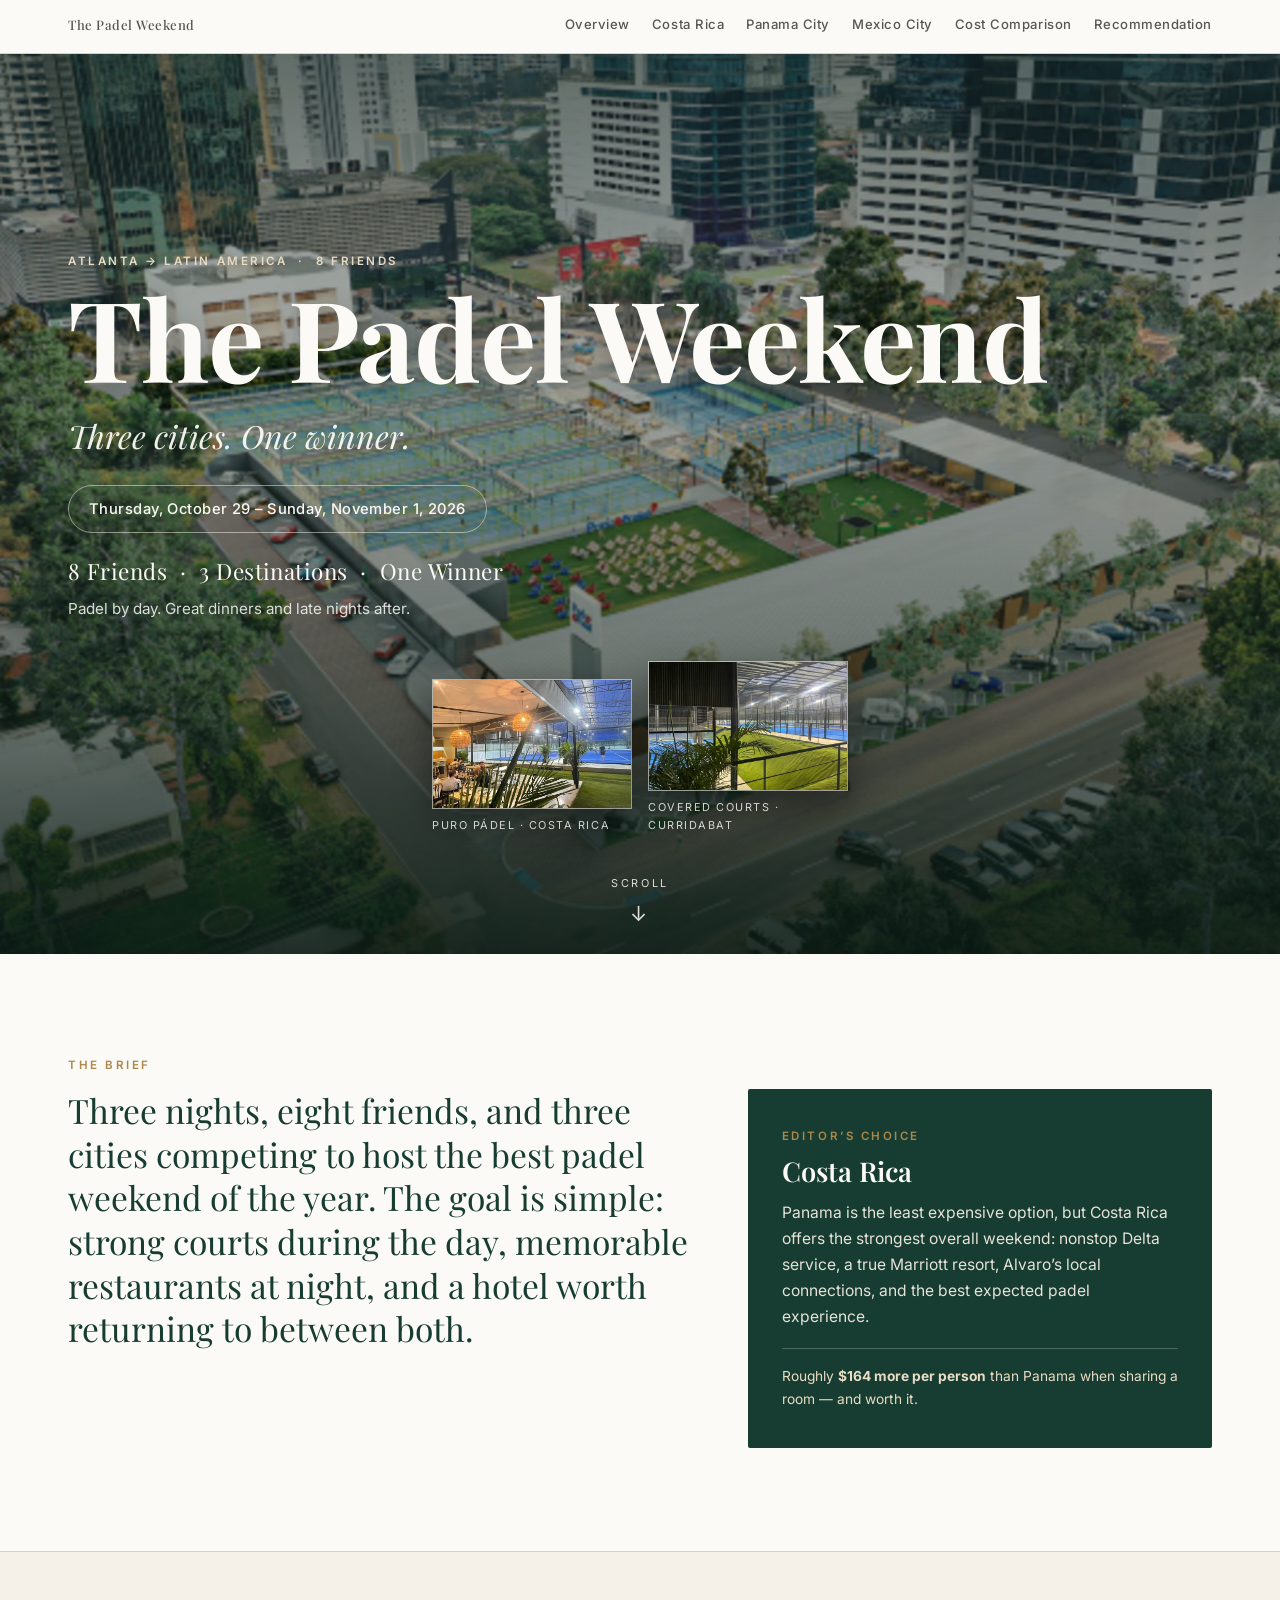
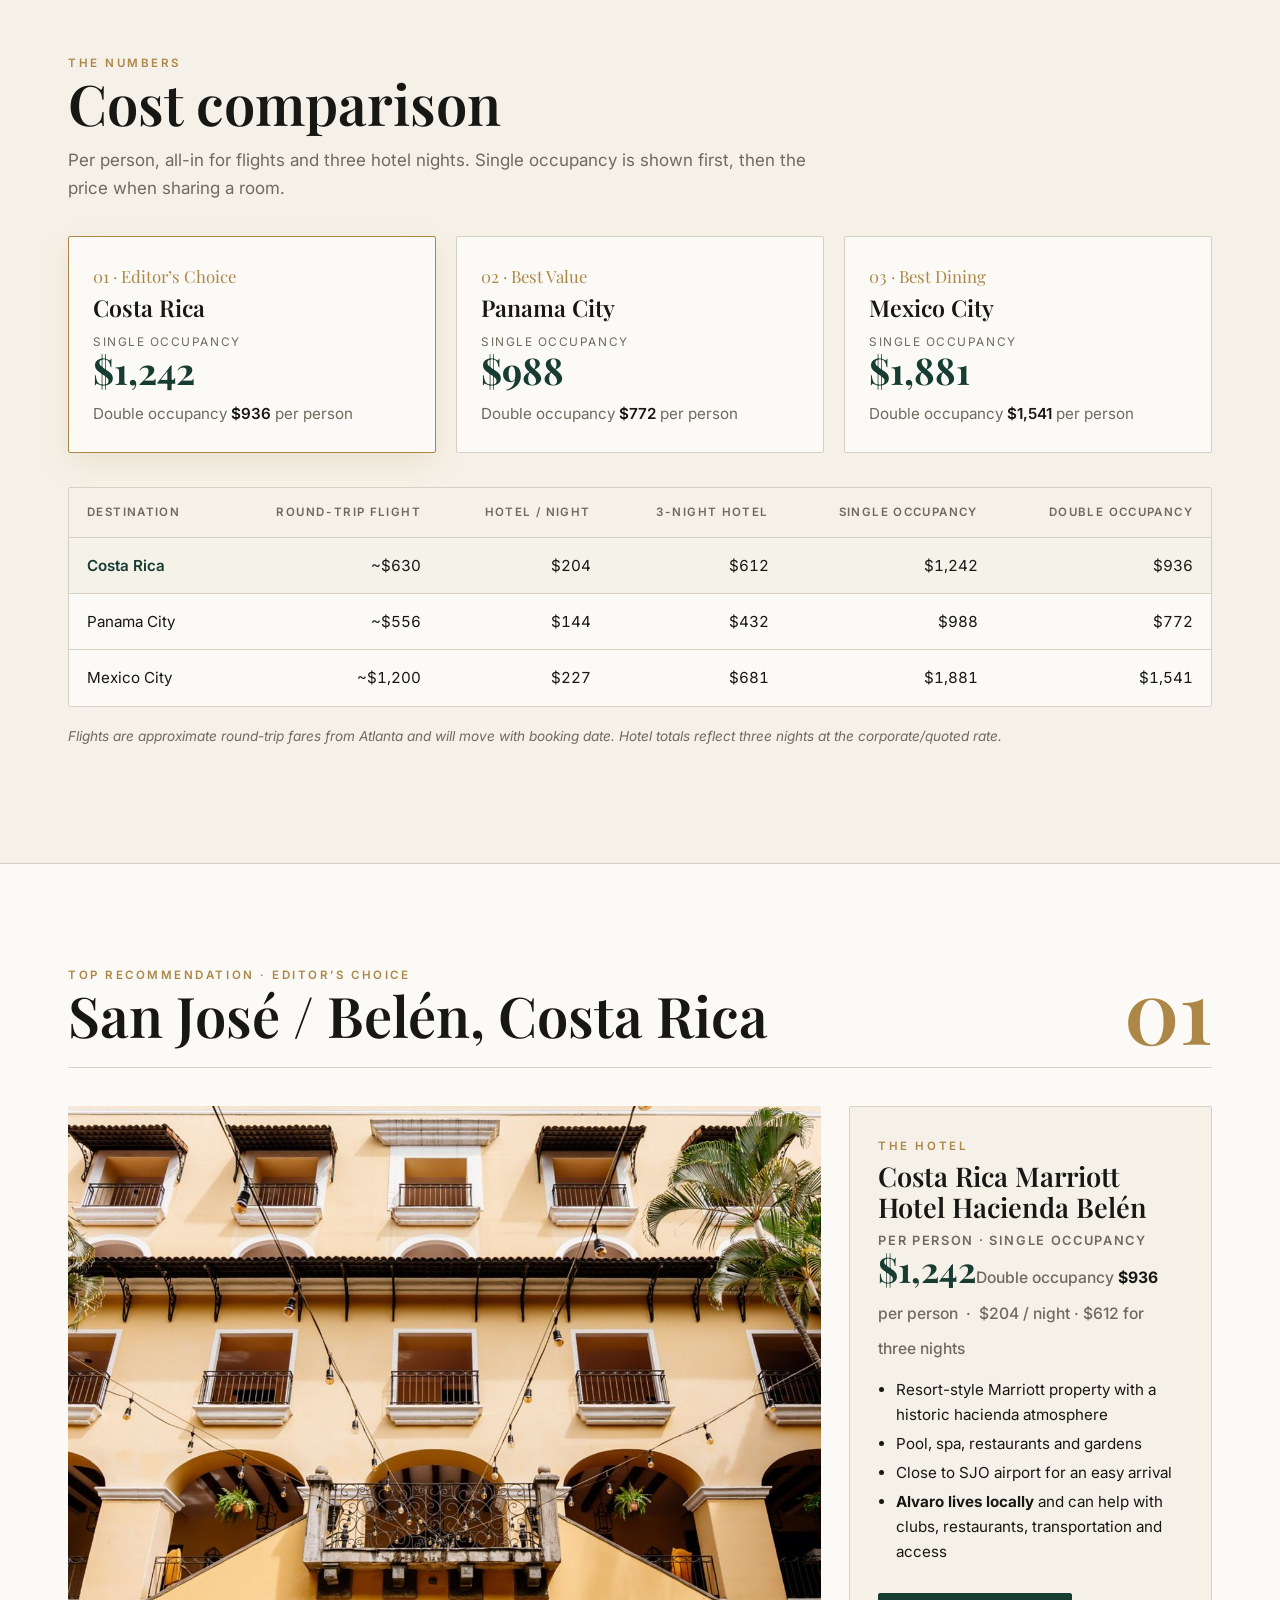
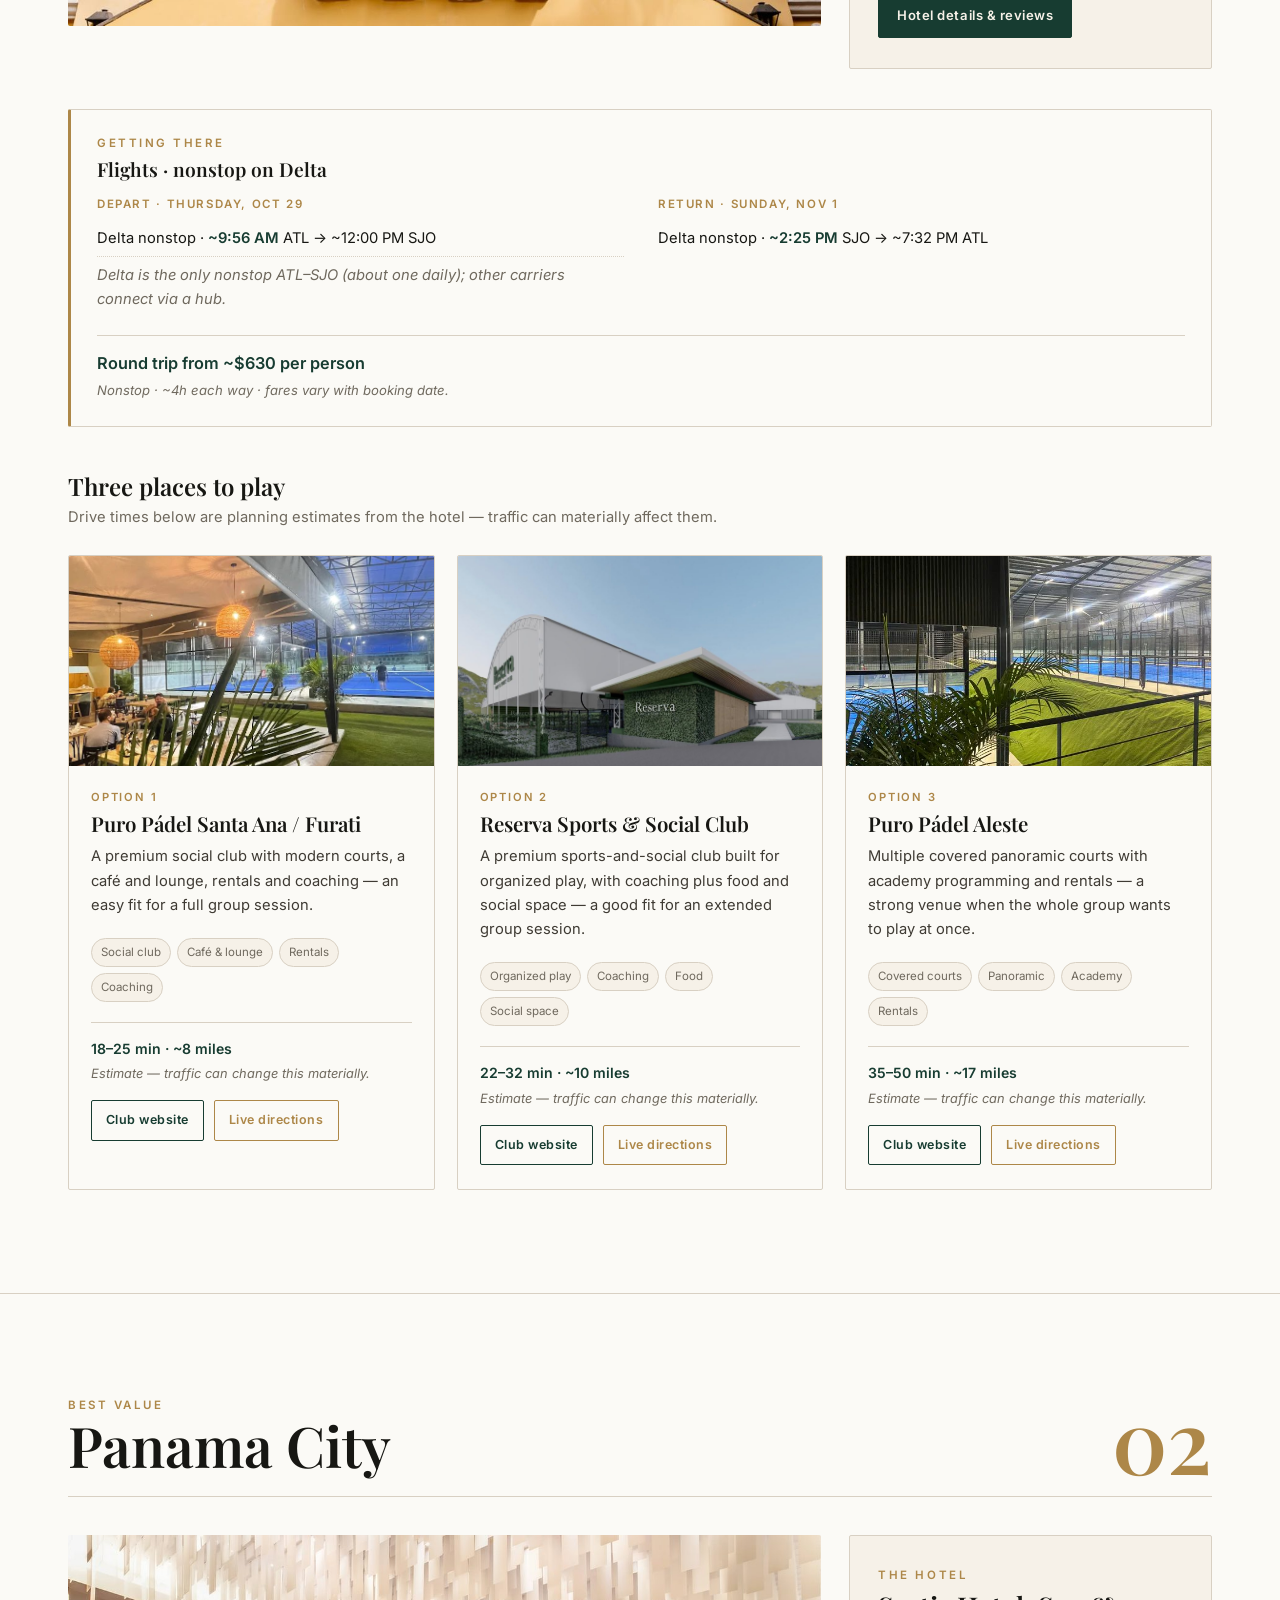
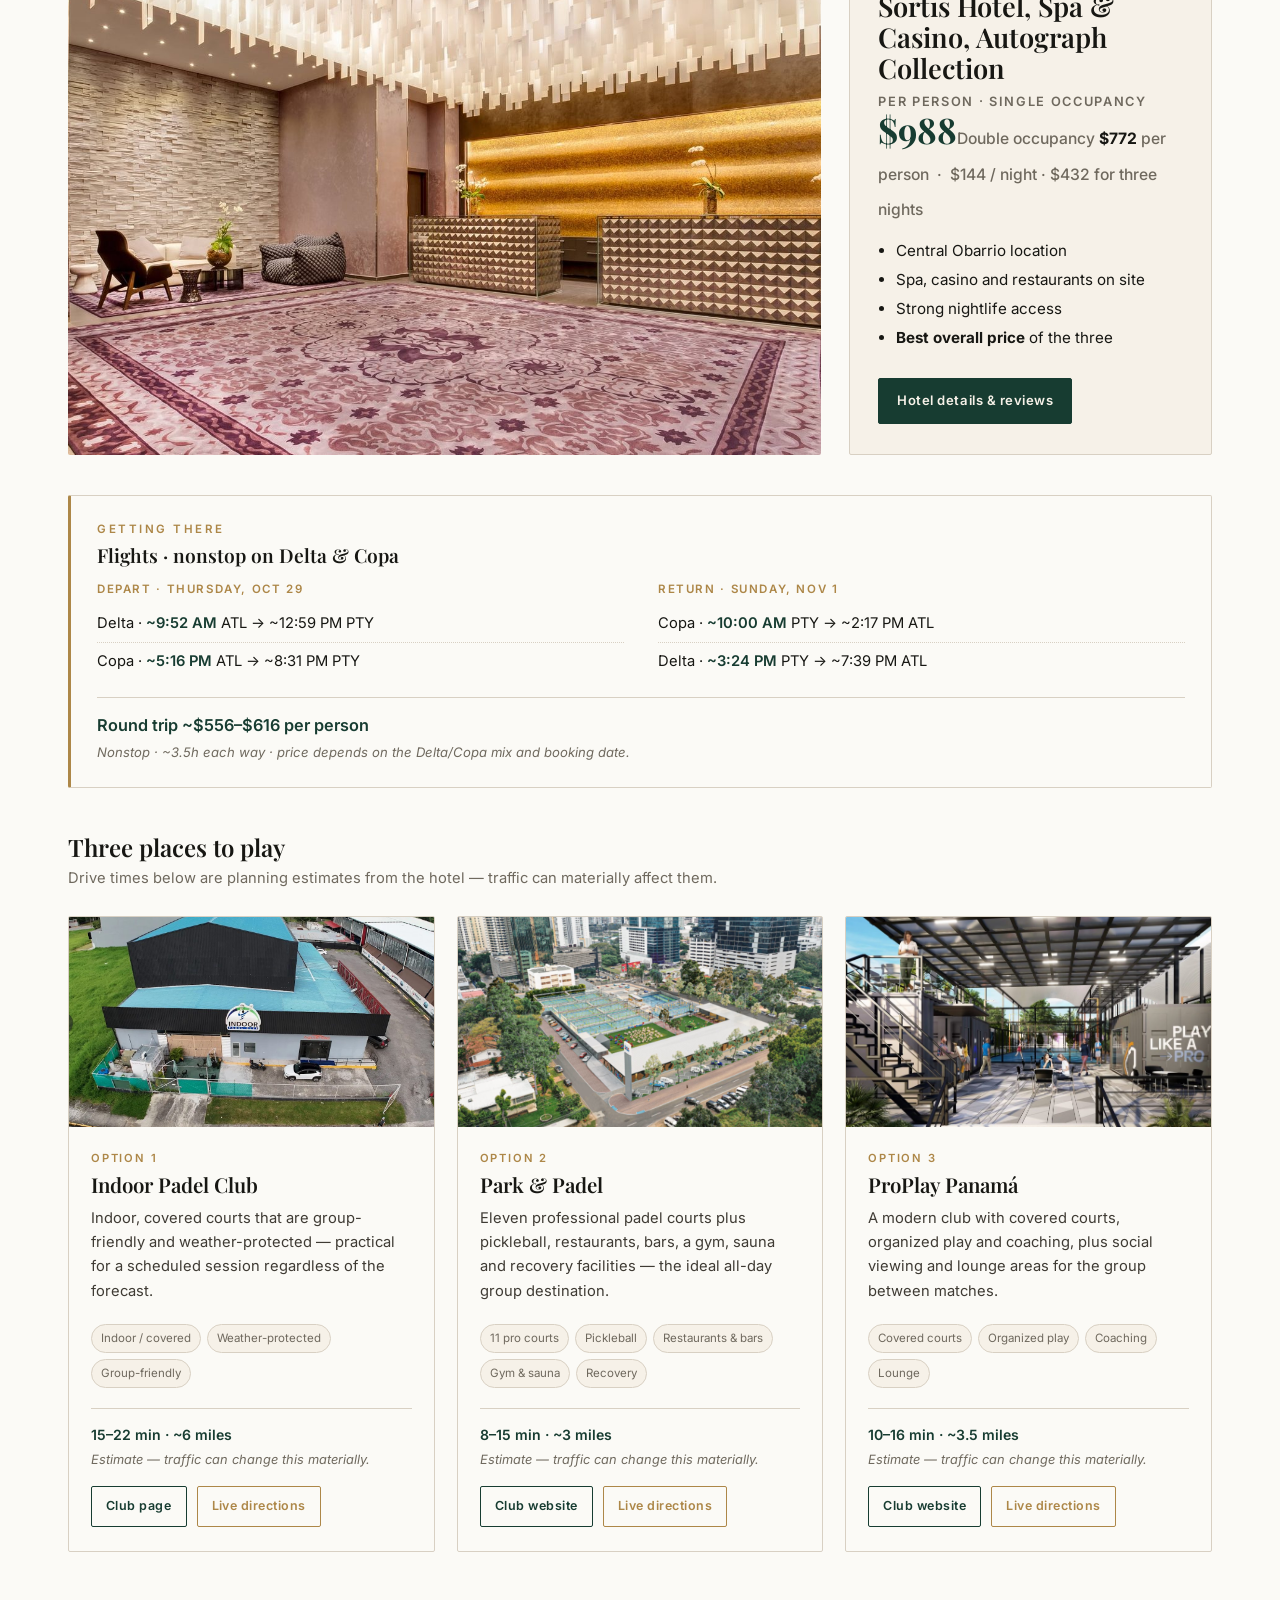
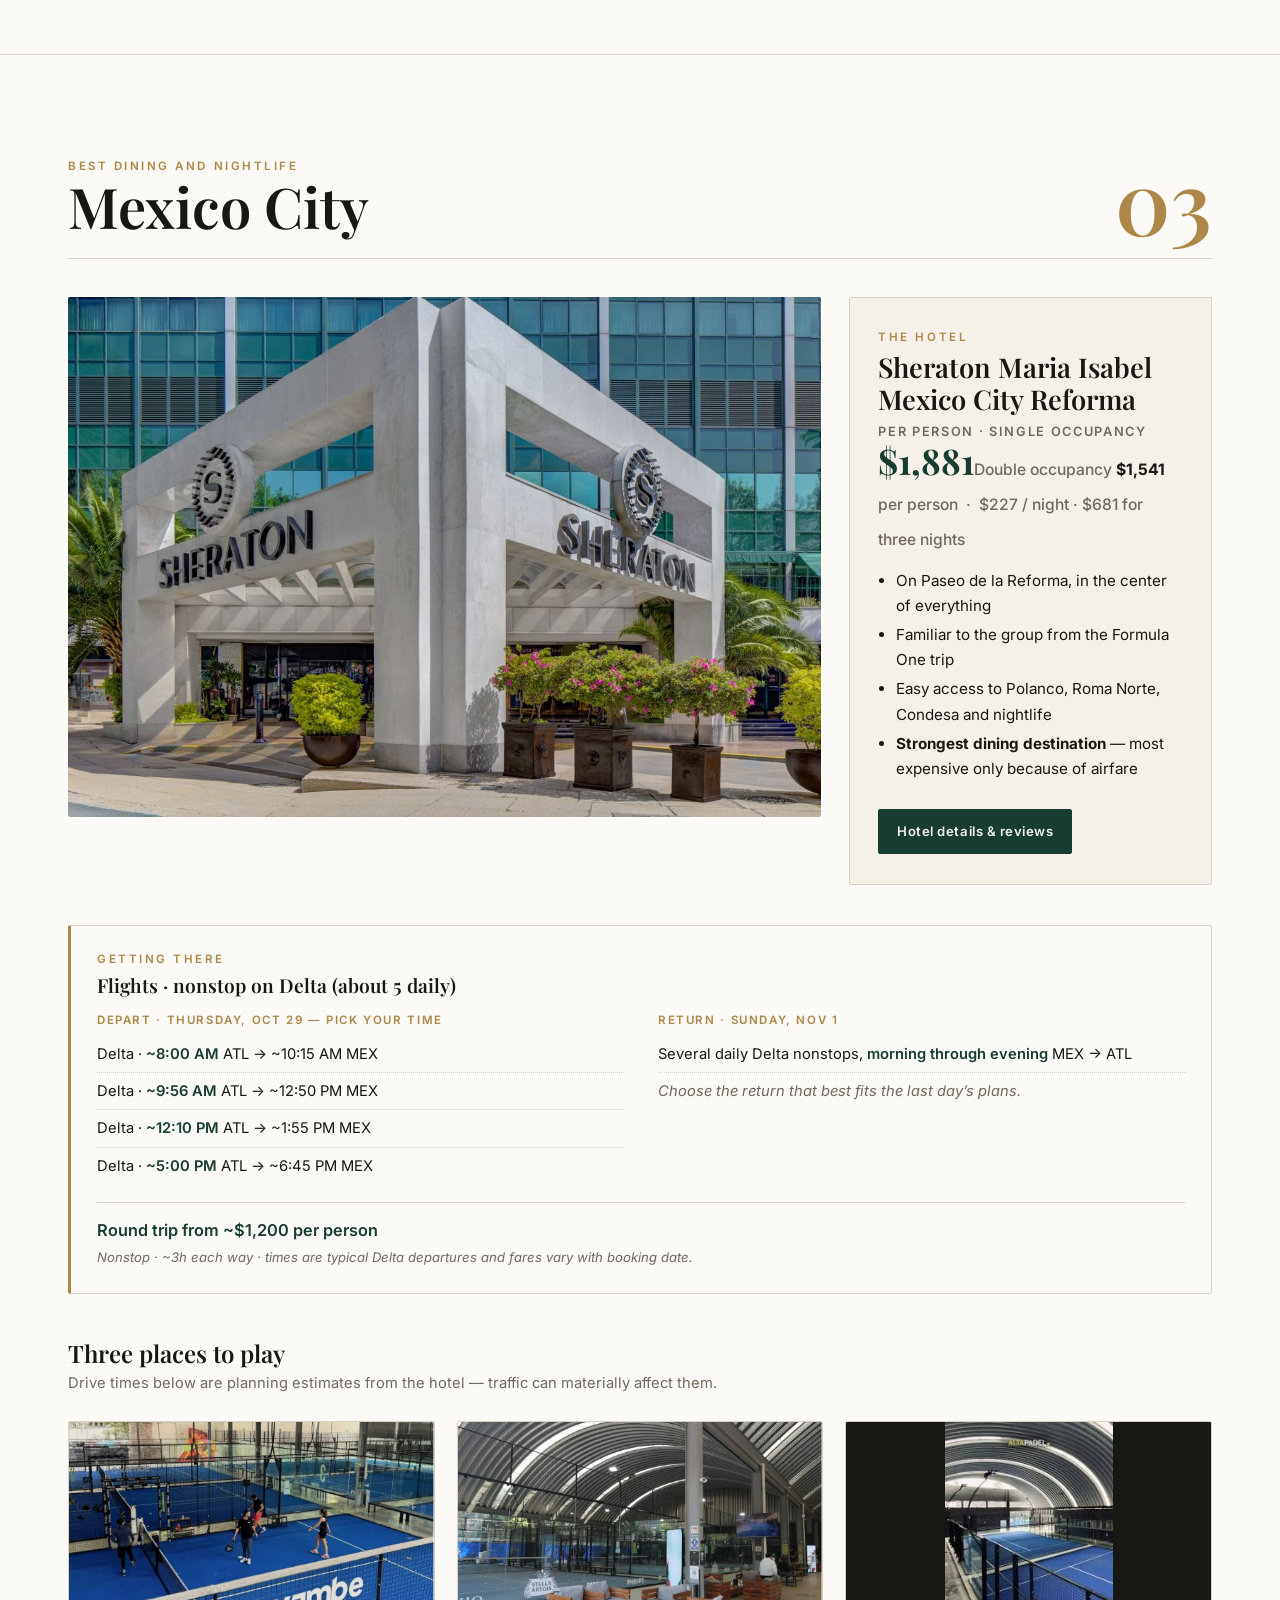
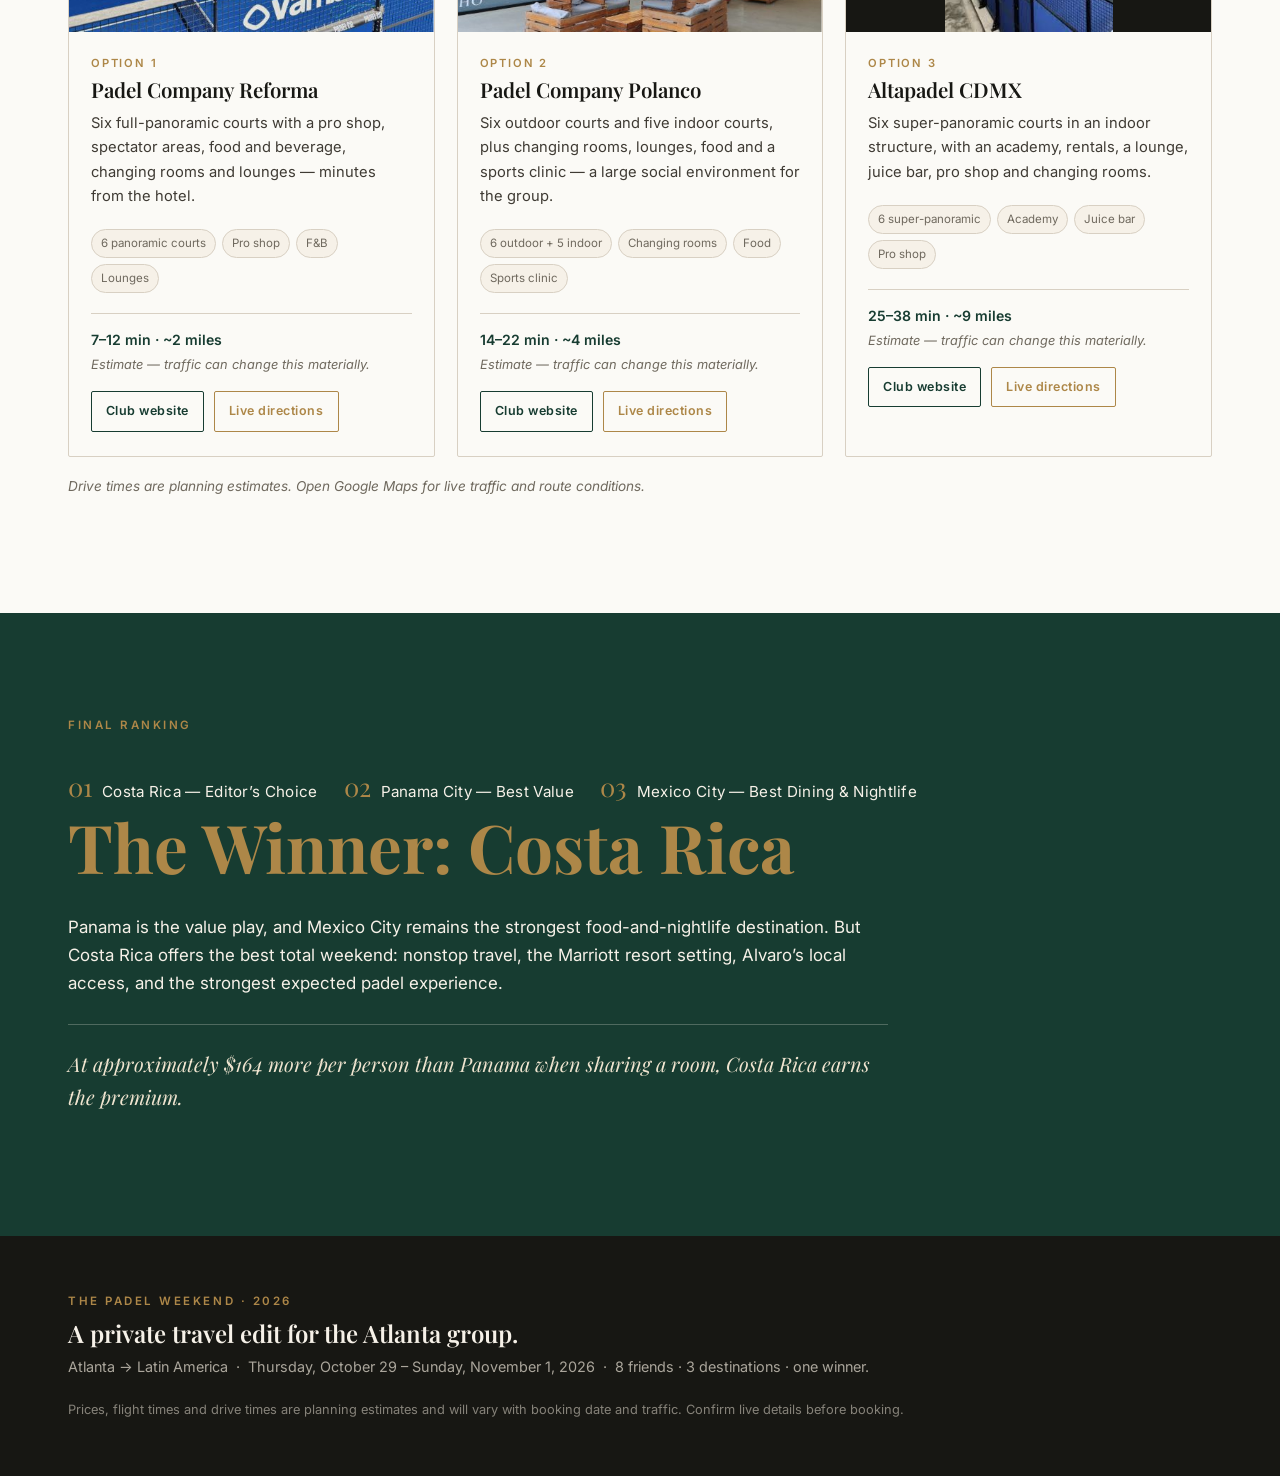
<file: padel-weekend/index.html>
<!doctype html>
<html lang="en">
<head>
<meta charset="utf-8">
<meta name="viewport" content="width=device-width, initial-scale=1">
<title>The Padel Weekend · Atlanta to Latin America · Oct 29 – Nov 1, 2026</title>
<meta name="description" content="A private travel edit for eight friends: three cities compete to host the best padel weekend of the year. Costa Rica, Panama City, Mexico City — courts, restaurants, nightlife and hotels compared.">
<meta name="theme-color" content="#173C31">
<meta property="og:type" content="website">
<meta property="og:title" content="The Padel Weekend · Atlanta to Latin America">
<meta property="og:description" content="Eight friends. Three cities. One winner. Costa Rica, Panama City and Mexico City compared for the padel trip — Oct 29 to Nov 1, 2026.">
<meta property="og:url" content="https://peach-pilot-mgm.github.io/workbenchv1/padel-weekend/">
<meta property="og:image" content="https://peach-pilot-mgm.github.io/workbenchv1/padel-weekend/public/images/club-park-and-padel-panama.jpg">
<meta name="twitter:card" content="summary_large_image">
<link rel="preconnect" href="https://fonts.googleapis.com">
<link rel="preconnect" href="https://fonts.gstatic.com" crossorigin>
<link href="https://fonts.googleapis.com/css2?family=Playfair+Display:ital,wght@0,500;0,600;0,700;1,500&family=Inter:wght@300;400;500;600&display=swap" rel="stylesheet">
<style>
:root{
  --green:#173C31; --green-deep:#0f2a22; --cream:#F6F1E8; --white:#FBFAF6;
  --charcoal:#171713; --gold:#AD8748; --line:#D8D0C3; --muted:#6f695e;
  --serif:"Playfair Display",Georgia,"Times New Roman",serif;
  --sans:"Inter",-apple-system,BlinkMacSystemFont,"Segoe UI",Arial,Helvetica,sans-serif;
  --maxw:1200px;
}
*{box-sizing:border-box}
html{scroll-behavior:smooth}
body{margin:0;background:var(--white);color:var(--charcoal);font-family:var(--sans);font-weight:400;line-height:1.65;font-size:17px;-webkit-font-smoothing:antialiased;text-rendering:optimizeLegibility}
img{max-width:100%;display:block}
a{color:inherit}
h1,h2,h3,h4{font-family:var(--serif);font-weight:600;line-height:1.06;margin:0}
h2{font-size:clamp(2.1rem,4.6vw,3.5rem)}
h3{font-size:clamp(1.35rem,2.2vw,1.9rem);line-height:1.15}
p{margin:0 0 1em}
.wrap{max-width:var(--maxw);margin:0 auto;padding:0 28px}
.eyebrow{font-family:var(--sans);text-transform:uppercase;letter-spacing:.22em;font-size:.72rem;font-weight:600;color:var(--gold)}
.section{padding:clamp(64px,8vw,120px) 0}
.rule{height:1px;background:var(--line);border:0;margin:0}
section[id]{scroll-margin-top:78px}

/* ---------- NAV ---------- */
.nav{position:sticky;top:0;z-index:50;background:rgba(251,250,246,.92);backdrop-filter:saturate(1.2) blur(10px);border-bottom:1px solid var(--line)}
.nav__inner{display:flex;align-items:center;gap:22px;max-width:var(--maxw);margin:0 auto;padding:14px 28px;overflow-x:auto;-webkit-overflow-scrolling:touch;scrollbar-width:none}
.nav__inner::-webkit-scrollbar{display:none}
.nav__brand{font-family:var(--serif);font-weight:700;font-size:1.02rem;white-space:nowrap;margin-right:auto;letter-spacing:.01em}
.nav a{white-space:nowrap;text-decoration:none;font-size:.82rem;font-weight:500;letter-spacing:.04em;color:var(--charcoal);opacity:.72;transition:opacity .2s,color .2s;padding-bottom:2px;border-bottom:1.5px solid transparent}
.nav a:hover{opacity:1;color:var(--green);border-color:var(--gold)}

/* ---------- HERO ---------- */
.hero{position:relative;min-height:100svh;display:flex;flex-direction:column;justify-content:center;overflow:hidden;color:var(--white)}
.hero__bg{position:absolute;inset:0;background:url("public/images/club-park-and-padel-panama.jpg") center 40%/cover no-repeat;transform:scale(1.06);animation:zoom 26s ease-in-out infinite alternate;will-change:transform}
@keyframes zoom{from{transform:scale(1.04)}to{transform:scale(1.14)}}
.hero__scrim{position:absolute;inset:0;background:linear-gradient(180deg,rgba(9,26,20,.62) 0%,rgba(9,26,20,.32) 32%,rgba(9,26,20,.55) 68%,rgba(9,26,20,.9) 100%)}
.hero__inner{position:relative;z-index:3;max-width:var(--maxw);margin:0 auto;padding:120px 28px 40px;width:100%}
.hero h1{font-family:var(--serif);font-weight:700;font-size:clamp(3rem,10vw,7rem);letter-spacing:-.01em;text-shadow:0 2px 30px rgba(0,0,0,.35);margin:.06em 0 .12em}
.hero__sub{font-family:var(--serif);font-style:italic;font-size:clamp(1.3rem,3vw,2rem);opacity:.95}
.hero__eyebrow{color:#e9dcc4}
.hero__dates{display:inline-block;margin-top:22px;padding:11px 20px;border:1px solid rgba(246,241,232,.5);border-radius:999px;font-size:.92rem;letter-spacing:.03em;font-weight:500}
.hero__meta{margin-top:20px;font-family:var(--serif);font-size:clamp(1.05rem,2vw,1.4rem);letter-spacing:.02em}
.hero__note{margin-top:6px;font-size:.95rem;opacity:.85}
.hero__montage{position:relative;z-index:3;max-width:var(--maxw);margin:0 auto;padding:0 28px 40px;display:flex;gap:16px;align-items:flex-end}
.hero__montage figure{margin:0;width:200px;flex:0 0 auto}
.hero__montage img{height:130px;width:100%;object-fit:cover;border:1px solid rgba(246,241,232,.55);box-shadow:0 12px 34px rgba(0,0,0,.4)}
.hero__montage figcaption{font-size:.68rem;letter-spacing:.14em;text-transform:uppercase;margin-top:8px;opacity:.82}
.scrollcue{position:absolute;left:50%;bottom:22px;transform:translateX(-50%);z-index:3;color:var(--white);text-decoration:none;font-size:.68rem;letter-spacing:.24em;text-transform:uppercase;opacity:.85;text-align:center}
.scrollcue span{display:block;font-size:1.3rem;margin-top:4px;animation:bob 1.8s ease-in-out infinite}
@keyframes bob{0%,100%{transform:translateY(0)}50%{transform:translateY(7px)}}

/* ---------- REVEAL ---------- */
[data-reveal]{opacity:0;transform:translateY(22px);transition:opacity .8s ease,transform .8s ease}
[data-reveal].in{opacity:1;transform:none}
@media(prefers-reduced-motion:reduce){[data-reveal]{opacity:1;transform:none;transition:none}.hero__bg{animation:none}.scrollcue span{animation:none}}

/* ---------- OVERVIEW ---------- */
.lede{font-family:var(--serif);font-size:clamp(1.4rem,3vw,2.1rem);line-height:1.3;max-width:900px;color:var(--green)}
.intro-grid{display:grid;grid-template-columns:1.15fr .85fr;gap:52px;align-items:start;margin-top:14px}
.editors{background:var(--green);color:var(--cream);padding:38px 34px;border-radius:2px;position:relative}
.editors .eyebrow{color:var(--gold)}
.editors h3{color:var(--white);margin:.35em 0 .5em;font-size:1.7rem}
.editors p{font-size:.98rem;opacity:.92}
.editors .pin{font-size:.86rem;border-top:1px solid rgba(246,241,232,.25);margin-top:18px;padding-top:16px;color:#e9dcc4}

/* ---------- COST ---------- */
.band{background:var(--cream);border-top:1px solid var(--line);border-bottom:1px solid var(--line)}
.cards3{display:grid;grid-template-columns:repeat(3,1fr);gap:20px;margin-top:34px}
.costcard{background:var(--white);border:1px solid var(--line);padding:26px 24px;border-radius:2px;position:relative}
.costcard.win{border-color:var(--gold);box-shadow:0 10px 30px rgba(173,135,72,.14)}
.costcard .rankbadge{font-family:var(--serif);color:var(--gold);font-size:1.05rem}
.costcard h3{margin:.15em 0 .5em;font-size:1.45rem}
.costcard .big{font-family:var(--serif);font-size:2.3rem;font-weight:700;color:var(--green);line-height:1}
.costcard .lab{font-size:.74rem;letter-spacing:.13em;text-transform:uppercase;color:var(--muted)}
.costcard .second{margin-top:12px;font-size:.95rem;color:var(--muted)}
.costcard .second b{color:var(--charcoal);font-weight:600}
.tablewrap{margin-top:34px;overflow-x:auto;border:1px solid var(--line);border-radius:2px}
table{width:100%;border-collapse:collapse;background:var(--white);min-width:640px;font-size:.95rem}
th,td{text-align:left;padding:15px 18px;border-bottom:1px solid var(--line)}
thead th{font-family:var(--sans);font-size:.72rem;letter-spacing:.12em;text-transform:uppercase;color:var(--muted);font-weight:600;background:var(--cream)}
td.num,th.num{text-align:right;font-variant-numeric:tabular-nums}
tbody tr:last-child td{border-bottom:0}
.rowwin td{background:rgba(173,135,72,.07)}
.rowwin .dest{color:var(--green);font-weight:600}
.disclaimer{font-size:.85rem;color:var(--muted);margin-top:18px;font-style:italic}

/* ---------- DESTINATION ---------- */
.dest-head{display:flex;justify-content:space-between;align-items:flex-end;gap:24px;border-bottom:1px solid var(--line);padding-bottom:22px;margin-bottom:38px}
.dest-head .rank{font-family:var(--serif);font-size:clamp(3rem,7vw,5.5rem);color:var(--gold);line-height:.8;font-weight:600}
.hotel{display:grid;grid-template-columns:1.35fr .65fr;gap:28px;align-items:stretch}
.hotel figure{margin:0}
.hotel figure img{width:100%;height:100%;min-height:300px;max-height:520px;object-fit:cover;border-radius:2px}
.hotel-info{background:var(--cream);border:1px solid var(--line);padding:30px 28px;border-radius:2px;display:flex;flex-direction:column}
.hotel-info h3{font-size:1.7rem;margin:.2em 0 .4em}
.price{font-family:var(--serif);font-size:2.2rem;font-weight:700;color:var(--green);line-height:1}
.price small{display:block;font-family:var(--sans);font-size:.8rem;letter-spacing:.13em;text-transform:uppercase;color:var(--muted);font-weight:600;margin-bottom:4px}
.price .dbl{font-size:.98rem;color:var(--muted);font-family:var(--sans);font-weight:500;margin-top:8px}
.price .dbl b{color:var(--charcoal)}
.hotel-info ul{margin:16px 0;padding-left:18px}
.hotel-info li{margin:4px 0;font-size:.95rem}
.btn{display:inline-flex;align-items:center;gap:8px;text-decoration:none;font-size:.82rem;font-weight:600;letter-spacing:.04em;padding:11px 18px;border:1px solid var(--green);color:var(--green);border-radius:2px;transition:all .2s;background:transparent}
.btn:hover{background:var(--green);color:var(--cream)}
.btn.solid{background:var(--green);color:var(--cream)}
.btn.solid:hover{background:var(--green-deep)}
.btn.gold{border-color:var(--gold);color:var(--gold)}
.btn.gold:hover{background:var(--gold);color:var(--white)}
.btnrow{display:flex;flex-wrap:wrap;gap:10px;margin-top:auto;padding-top:8px}

.flights{margin:40px 0 8px;background:var(--white);border:1px solid var(--line);border-left:3px solid var(--gold);padding:24px 26px;border-radius:2px}
.flights .eyebrow{color:var(--gold)}
.flights h4{font-family:var(--serif);font-size:1.2rem;margin:.3em 0 .8em}
.flt-grid{display:grid;grid-template-columns:1fr 1fr;gap:22px 34px}
.flt-leg .flt-day{font-size:.72rem;letter-spacing:.14em;text-transform:uppercase;color:var(--gold);font-weight:600;margin-bottom:6px}
.flt-leg ul{list-style:none;margin:0;padding:0;display:block}
.flt-leg li{font-size:.92rem;padding:6px 0;border-bottom:1px dotted var(--line)}
.flt-leg li:last-child{border-bottom:0}
.flt-leg li.muted{color:var(--muted);font-style:italic;border-bottom:0}
.flt-leg li b{color:var(--green);font-weight:600}
.flt-fare{margin-top:18px;border-top:1px solid var(--line);padding-top:14px;font-weight:600;color:var(--green);font-size:1.02rem}
.flt-fare span{display:block;font-weight:400;color:var(--muted);font-size:.82rem;font-style:italic;margin-top:3px}

.play-head{font-family:var(--serif);font-size:1.5rem;margin:46px 0 4px}
.play-sub{color:var(--muted);font-size:.92rem;margin-bottom:26px}
.clubs{display:grid;grid-template-columns:repeat(3,1fr);gap:22px}
.club{background:var(--white);border:1px solid var(--line);border-radius:2px;overflow:hidden;display:flex;flex-direction:column}
.club figure{margin:0}
.club figure img{width:100%;height:210px;object-fit:cover}
.club.lowres figure img{object-fit:contain;background:var(--charcoal)}
.club-body{padding:22px 22px 24px;display:flex;flex-direction:column;flex:1}
.club-opt{font-size:.7rem;letter-spacing:.16em;text-transform:uppercase;color:var(--gold);font-weight:600}
.club h4{font-family:var(--serif);font-size:1.28rem;margin:.3em 0 .5em}
.club p{font-size:.92rem;color:#3f3b34}
.tags{display:flex;flex-wrap:wrap;gap:6px;margin:6px 0 4px}
.tag{font-size:.72rem;background:var(--cream);border:1px solid var(--line);color:var(--muted);padding:4px 9px;border-radius:999px}
.drive{margin-top:16px;border-top:1px solid var(--line);padding-top:14px;font-size:.88rem}
.drive .big{font-weight:600;color:var(--green)}
.drive .cav{display:block;color:var(--muted);font-size:.8rem;margin-top:3px;font-style:italic}
.club .btnrow{margin-top:16px;padding-top:0}
.club .btn{padding:9px 14px;font-size:.78rem}

/* ---------- RANKING / RECO ---------- */
.reco{background:var(--green);color:var(--cream)}
.reco .eyebrow{color:var(--gold)}
.reco h2{color:var(--white);margin:.2em 0 .4em}
.reco .winner{font-family:var(--serif);font-size:clamp(2.4rem,6vw,4.2rem);color:var(--gold);font-weight:700;line-height:1;margin:.1em 0 .5em}
.reco p{max-width:820px;font-size:1.06rem;opacity:.94}
.reco .kicker{border-top:1px solid rgba(246,241,232,.25);margin-top:26px;padding-top:22px;font-family:var(--serif);font-style:italic;font-size:1.25rem;color:#efe4cf;max-width:820px}
.rankline{display:flex;gap:26px;flex-wrap:wrap;margin:30px 0 4px}
.rankpill{display:flex;align-items:baseline;gap:10px}
.rankpill .n{font-family:var(--serif);font-size:1.6rem;color:var(--gold)}
.rankpill .t{font-size:.95rem;letter-spacing:.02em}

/* ---------- FOOTER ---------- */
footer{background:var(--charcoal);color:#cfc9bd;padding:56px 0}
footer .eyebrow{color:var(--gold)}
footer h3{color:var(--cream);font-size:1.5rem;margin:.4em 0 .3em}
footer p{font-size:.9rem;opacity:.8;margin:0}
footer .fnote{margin-top:20px;font-size:.8rem;opacity:.6}

/* ---------- RESPONSIVE ---------- */
@media(max-width:900px){
  .intro-grid{grid-template-columns:1fr;gap:32px}
  .hotel{grid-template-columns:1fr}
  .hotel figure img{min-height:240px;max-height:360px}
  .clubs{grid-template-columns:1fr 1fr}
  .cards3{grid-template-columns:1fr}
}
@media(max-width:620px){
  body{font-size:16px}
  .clubs{grid-template-columns:1fr}
  .flt-grid{grid-template-columns:1fr;gap:18px}
  .hero__montage{flex-wrap:wrap}
  .hero__montage figure{width:calc(50% - 8px)}
  .dest-head{align-items:center}
}
</style>
</head>
<body>

<!-- NAV -->
<nav class="nav" aria-label="Primary">
  <div class="nav__inner">
    <a class="nav__brand" href="#top">The Padel Weekend</a>
    <a href="#overview">Overview</a>
    <a href="#costa-rica">Costa Rica</a>
    <a href="#panama">Panama City</a>
    <a href="#mexico">Mexico City</a>
    <a href="#cost">Cost Comparison</a>
    <a href="#recommendation">Recommendation</a>
  </div>
</nav>

<!-- HERO -->
<header class="hero" id="top">
  <div class="hero__bg" role="img" aria-label="Aerial view of Park &amp; Padel in Panama City, rows of padel courts framed by the skyline"></div>
  <div class="hero__scrim"></div>
  <div class="hero__inner">
    <div class="eyebrow hero__eyebrow">Atlanta &rarr; Latin America &nbsp;&middot;&nbsp; 8 friends</div>
    <h1>The Padel Weekend</h1>
    <div class="hero__sub">Three cities. One winner.</div>
    <div class="hero__dates">Thursday, October 29 &ndash; Sunday, November 1, 2026</div>
    <div class="hero__meta">8 Friends &nbsp;&middot;&nbsp; 3 Destinations &nbsp;&middot;&nbsp; One Winner</div>
    <div class="hero__note">Padel by day. Great dinners and late nights after.</div>
  </div>
  <div class="hero__montage" aria-hidden="false">
    <figure>
      <img src="public/images/club-puro-padel-santa-ana.jpg" alt="Evening lounge and lit padel courts at Puro Pádel Santa Ana, Costa Rica" width="200" height="130">
      <figcaption>Puro Pádel &middot; Costa Rica</figcaption>
    </figure>
    <figure>
      <img src="public/images/club-puro-padel-aleste.jpg" alt="Covered panoramic padel courts under a steel roof at Puro Pádel Aleste" width="200" height="130">
      <figcaption>Covered courts &middot; Curridabat</figcaption>
    </figure>
  </div>
  <a class="scrollcue" href="#overview">Scroll<span>&darr;</span></a>
</header>

<main>

<!-- OVERVIEW + EDITOR'S CHOICE -->
<section class="section" id="overview">
  <div class="wrap">
    <div class="eyebrow" data-reveal>The brief</div>
    <div class="intro-grid">
      <div>
        <p class="lede" data-reveal>Three nights, eight friends, and three cities competing to host the best padel weekend of the year. The goal is simple: strong courts during the day, memorable restaurants at night, and a hotel worth returning to between both.</p>
      </div>
      <aside class="editors" data-reveal>
        <div class="eyebrow">Editor&rsquo;s Choice</div>
        <h3>Costa Rica</h3>
        <p>Panama is the least expensive option, but Costa Rica offers the strongest overall weekend: nonstop Delta service, a true Marriott resort, Alvaro&rsquo;s local connections, and the best expected padel experience.</p>
        <div class="pin">Roughly <b>$164 more per person</b> than Panama when sharing a room &mdash; and worth it.</div>
      </aside>
    </div>
  </div>
</section>

<!-- COST COMPARISON -->
<section class="section band" id="cost">
  <div class="wrap">
    <div class="eyebrow" data-reveal>The numbers</div>
    <h2 data-reveal>Cost comparison</h2>
    <p data-reveal style="max-width:760px;margin-top:14px;color:var(--muted)">Per person, all-in for flights and three hotel nights. Single occupancy is shown first, then the price when sharing a room.</p>

    <div class="cards3">
      <div class="costcard win" data-reveal>
        <div class="rankbadge">01 &middot; Editor&rsquo;s Choice</div>
        <h3>Costa Rica</h3>
        <div class="lab">Single occupancy</div>
        <div class="big">$1,242</div>
        <div class="second">Double occupancy <b>$936</b> per person</div>
      </div>
      <div class="costcard" data-reveal>
        <div class="rankbadge">02 &middot; Best Value</div>
        <h3>Panama City</h3>
        <div class="lab">Single occupancy</div>
        <div class="big">$988</div>
        <div class="second">Double occupancy <b>$772</b> per person</div>
      </div>
      <div class="costcard" data-reveal>
        <div class="rankbadge">03 &middot; Best Dining</div>
        <h3>Mexico City</h3>
        <div class="lab">Single occupancy</div>
        <div class="big">$1,881</div>
        <div class="second">Double occupancy <b>$1,541</b> per person</div>
      </div>
    </div>

    <div class="tablewrap" data-reveal>
      <table>
        <thead>
          <tr>
            <th>Destination</th>
            <th class="num">Round-trip flight</th>
            <th class="num">Hotel / night</th>
            <th class="num">3-night hotel</th>
            <th class="num">Single occupancy</th>
            <th class="num">Double occupancy</th>
          </tr>
        </thead>
        <tbody>
          <tr class="rowwin">
            <td class="dest">Costa Rica</td>
            <td class="num">~$630</td>
            <td class="num">$204</td>
            <td class="num">$612</td>
            <td class="num">$1,242</td>
            <td class="num">$936</td>
          </tr>
          <tr>
            <td>Panama City</td>
            <td class="num">~$556</td>
            <td class="num">$144</td>
            <td class="num">$432</td>
            <td class="num">$988</td>
            <td class="num">$772</td>
          </tr>
          <tr>
            <td>Mexico City</td>
            <td class="num">~$1,200</td>
            <td class="num">$227</td>
            <td class="num">$681</td>
            <td class="num">$1,881</td>
            <td class="num">$1,541</td>
          </tr>
        </tbody>
      </table>
    </div>
    <p class="disclaimer">Flights are approximate round-trip fares from Atlanta and will move with booking date. Hotel totals reflect three nights at the corporate/quoted rate.</p>
  </div>
</section>

<!-- COSTA RICA -->
<section class="section" id="costa-rica">
  <div class="wrap">
    <div class="dest-head" data-reveal>
      <div>
        <div class="eyebrow">Top Recommendation &middot; Editor&rsquo;s Choice</div>
        <h2>San José / Belén, Costa Rica</h2>
      </div>
      <div class="rank">01</div>
    </div>

    <div class="hotel" data-reveal>
      <figure>
        <img src="public/images/hotel-costa-rica-marriott.jpg" alt="Costa Rica Marriott Hotel Hacienda Belén, a colonial-style resort exterior with gardens" loading="lazy" width="1500" height="842">
      </figure>
      <div class="hotel-info">
        <div class="eyebrow">The hotel</div>
        <h3>Costa Rica Marriott Hotel Hacienda Belén</h3>
        <div class="price"><small>Per person &middot; single occupancy</small>$1,242<span class="dbl">Double occupancy <b>$936</b> per person &nbsp;&middot;&nbsp; $204 / night &middot; $612 for three nights</span></div>
        <ul>
          <li>Resort-style Marriott property with a historic hacienda atmosphere</li>
          <li>Pool, spa, restaurants and gardens</li>
          <li>Close to SJO airport for an easy arrival</li>
          <li><b>Alvaro lives locally</b> and can help with clubs, restaurants, transportation and access</li>
        </ul>
        <div class="btnrow">
          <a class="btn solid" href="https://www.tripadvisor.com/Hotel_Review-g309257-d447017-Reviews-Costa_Rica_Marriott_Hotel_Hacienda_Belen-San_Antonio_De_Belen_Province_of_Heredia.html" target="_blank" rel="noopener">Hotel details &amp; reviews</a>
        </div>
      </div>
    </div>

    <div class="flights" data-reveal>
      <div class="eyebrow">Getting there</div>
      <h4>Flights &middot; nonstop on Delta</h4>
      <div class="flt-grid">
        <div class="flt-leg">
          <div class="flt-day">Depart &middot; Thursday, Oct 29</div>
          <ul>
            <li>Delta nonstop &middot; <b>~9:56 AM</b> ATL &rarr; ~12:00 PM SJO</li>
            <li class="muted">Delta is the only nonstop ATL&ndash;SJO (about one daily); other carriers connect via a hub.</li>
          </ul>
        </div>
        <div class="flt-leg">
          <div class="flt-day">Return &middot; Sunday, Nov 1</div>
          <ul>
            <li>Delta nonstop &middot; <b>~2:25 PM</b> SJO &rarr; ~7:32 PM ATL</li>
          </ul>
        </div>
      </div>
      <div class="flt-fare">Round trip from ~$630 per person<span>Nonstop &middot; ~4h each way &middot; fares vary with booking date.</span></div>
    </div>

    <h3 class="play-head" data-reveal>Three places to play</h3>
    <p class="play-sub" data-reveal>Drive times below are planning estimates from the hotel &mdash; traffic can materially affect them.</p>
    <div class="clubs">
      <article class="club" data-reveal>
        <figure><img src="public/images/club-puro-padel-santa-ana.jpg" alt="Lounge, café tables and floodlit padel courts at Puro Pádel Santa Ana at dusk" loading="lazy" width="765" height="1020"></figure>
        <div class="club-body">
          <div class="club-opt">Option 1</div>
          <h4>Puro Pádel Santa Ana / Furati</h4>
          <p>A premium social club with modern courts, a café and lounge, rentals and coaching &mdash; an easy fit for a full group session.</p>
          <div class="tags"><span class="tag">Social club</span><span class="tag">Café &amp; lounge</span><span class="tag">Rentals</span><span class="tag">Coaching</span></div>
          <div class="drive"><span class="big">18&ndash;25 min &middot; ~8 miles</span><span class="cav">Estimate &mdash; traffic can change this materially.</span></div>
          <div class="btnrow">
            <a class="btn" href="https://puropadelcr.com/" target="_blank" rel="noopener">Club website</a>
            <a class="btn gold" href="https://www.google.com/maps/dir/?api=1&amp;origin=Costa+Rica+Marriott+Hotel+Hacienda+Belen&amp;destination=Puro+Padel+Santa+Ana+Costa+Rica&amp;travelmode=driving" target="_blank" rel="noopener">Live directions</a>
          </div>
        </div>
      </article>

      <article class="club" data-reveal>
        <figure><img src="public/images/club-reserva-sports-social.jpg" alt="Modern exterior of Reserva Padel &amp; Sports Club with a curved roof and green living wall" loading="lazy" width="1600" height="865"></figure>
        <div class="club-body">
          <div class="club-opt">Option 2</div>
          <h4>Reserva Sports &amp; Social Club</h4>
          <p>A premium sports-and-social club built for organized play, with coaching plus food and social space &mdash; a good fit for an extended group session.</p>
          <div class="tags"><span class="tag">Organized play</span><span class="tag">Coaching</span><span class="tag">Food</span><span class="tag">Social space</span></div>
          <div class="drive"><span class="big">22&ndash;32 min &middot; ~10 miles</span><span class="cav">Estimate &mdash; traffic can change this materially.</span></div>
          <div class="btnrow">
            <a class="btn" href="https://clubreservacr.com/" target="_blank" rel="noopener">Club website</a>
            <a class="btn gold" href="https://www.google.com/maps/dir/?api=1&amp;origin=Costa+Rica+Marriott+Hotel+Hacienda+Belen&amp;destination=Reserva+Sports+and+Social+Club+Escazu+Costa+Rica&amp;travelmode=driving" target="_blank" rel="noopener">Live directions</a>
          </div>
        </div>
      </article>

      <article class="club" data-reveal>
        <figure><img src="public/images/club-puro-padel-aleste.jpg" alt="Covered panoramic padel courts under a steel roof at Puro Pádel Aleste" loading="lazy" width="900" height="675"></figure>
        <div class="club-body">
          <div class="club-opt">Option 3</div>
          <h4>Puro Pádel Aleste</h4>
          <p>Multiple covered panoramic courts with academy programming and rentals &mdash; a strong venue when the whole group wants to play at once.</p>
          <div class="tags"><span class="tag">Covered courts</span><span class="tag">Panoramic</span><span class="tag">Academy</span><span class="tag">Rentals</span></div>
          <div class="drive"><span class="big">35&ndash;50 min &middot; ~17 miles</span><span class="cav">Estimate &mdash; traffic can change this materially.</span></div>
          <div class="btnrow">
            <a class="btn" href="https://puropadelcr.com/" target="_blank" rel="noopener">Club website</a>
            <a class="btn gold" href="https://www.google.com/maps/dir/?api=1&amp;origin=Costa+Rica+Marriott+Hotel+Hacienda+Belen&amp;destination=Puro+Padel+Aleste+Curridabat&amp;travelmode=driving" target="_blank" rel="noopener">Live directions</a>
          </div>
        </div>
      </article>
    </div>
  </div>
</section>

<hr class="rule">

<!-- PANAMA -->
<section class="section" id="panama">
  <div class="wrap">
    <div class="dest-head" data-reveal>
      <div>
        <div class="eyebrow">Best Value</div>
        <h2>Panama City</h2>
      </div>
      <div class="rank">02</div>
    </div>

    <div class="hotel" data-reveal>
      <figure>
        <img src="public/images/hotel-sortis-panama.jpg" alt="Interior of the Sortis Hotel, Spa &amp; Casino, Autograph Collection in Panama City" loading="lazy" width="1500" height="843">
      </figure>
      <div class="hotel-info">
        <div class="eyebrow">The hotel</div>
        <h3>Sortis Hotel, Spa &amp; Casino, Autograph Collection</h3>
        <div class="price"><small>Per person &middot; single occupancy</small>$988<span class="dbl">Double occupancy <b>$772</b> per person &nbsp;&middot;&nbsp; $144 / night &middot; $432 for three nights</span></div>
        <ul>
          <li>Central Obarrio location</li>
          <li>Spa, casino and restaurants on site</li>
          <li>Strong nightlife access</li>
          <li><b>Best overall price</b> of the three</li>
        </ul>
        <div class="btnrow">
          <a class="btn solid" href="https://www.tripadvisor.com/Hotel_Review-g294480-d6981895-Reviews-Sortis_Hotel_Spa_Casino_Autograph_Collection-Panama_City_Panama_Province.html" target="_blank" rel="noopener">Hotel details &amp; reviews</a>
        </div>
      </div>
    </div>

    <div class="flights" data-reveal>
      <div class="eyebrow">Getting there</div>
      <h4>Flights &middot; nonstop on Delta &amp; Copa</h4>
      <div class="flt-grid">
        <div class="flt-leg">
          <div class="flt-day">Depart &middot; Thursday, Oct 29</div>
          <ul>
            <li>Delta &middot; <b>~9:52 AM</b> ATL &rarr; ~12:59 PM PTY</li>
            <li>Copa &middot; <b>~5:16 PM</b> ATL &rarr; ~8:31 PM PTY</li>
          </ul>
        </div>
        <div class="flt-leg">
          <div class="flt-day">Return &middot; Sunday, Nov 1</div>
          <ul>
            <li>Copa &middot; <b>~10:00 AM</b> PTY &rarr; ~2:17 PM ATL</li>
            <li>Delta &middot; <b>~3:24 PM</b> PTY &rarr; ~7:39 PM ATL</li>
          </ul>
        </div>
      </div>
      <div class="flt-fare">Round trip ~$556&ndash;$616 per person<span>Nonstop &middot; ~3.5h each way &middot; price depends on the Delta/Copa mix and booking date.</span></div>
    </div>

    <h3 class="play-head" data-reveal>Three places to play</h3>
    <p class="play-sub" data-reveal>Drive times below are planning estimates from the hotel &mdash; traffic can materially affect them.</p>
    <div class="clubs">
      <article class="club" data-reveal>
        <figure><img src="public/images/club-indoor-padel-panama.jpg" alt="Aerial exterior of Indoor Padel Club, a covered padel facility in Panama City" loading="lazy" width="1180" height="760"></figure>
        <div class="club-body">
          <div class="club-opt">Option 1</div>
          <h4>Indoor Padel Club</h4>
          <p>Indoor, covered courts that are group-friendly and weather-protected &mdash; practical for a scheduled session regardless of the forecast.</p>
          <div class="tags"><span class="tag">Indoor / covered</span><span class="tag">Weather-protected</span><span class="tag">Group-friendly</span></div>
          <div class="drive"><span class="big">15&ndash;22 min &middot; ~6 miles</span><span class="cav">Estimate &mdash; traffic can change this materially.</span></div>
          <div class="btnrow">
            <a class="btn" href="https://www.instagram.com/indoorpadelclub/" target="_blank" rel="noopener">Club page</a>
            <a class="btn gold" href="https://www.google.com/maps/dir/?api=1&amp;origin=Sortis+Hotel+Panama&amp;destination=Indoor+Padel+Club+Costa+del+Este+Panama&amp;travelmode=driving" target="_blank" rel="noopener">Live directions</a>
          </div>
        </div>
      </article>

      <article class="club" data-reveal>
        <figure><img src="public/images/club-park-and-padel-panama.jpg" alt="Aerial view of Park &amp; Padel Panama, showing multiple padel courts, lawns and clubhouse" loading="lazy" width="1920" height="1145"></figure>
        <div class="club-body">
          <div class="club-opt">Option 2</div>
          <h4>Park &amp; Padel</h4>
          <p>Eleven professional padel courts plus pickleball, restaurants, bars, a gym, sauna and recovery facilities &mdash; the ideal all-day group destination.</p>
          <div class="tags"><span class="tag">11 pro courts</span><span class="tag">Pickleball</span><span class="tag">Restaurants &amp; bars</span><span class="tag">Gym &amp; sauna</span><span class="tag">Recovery</span></div>
          <div class="drive"><span class="big">8&ndash;15 min &middot; ~3 miles</span><span class="cav">Estimate &mdash; traffic can change this materially.</span></div>
          <div class="btnrow">
            <a class="btn" href="https://www.parknpadel.com/" target="_blank" rel="noopener">Club website</a>
            <a class="btn gold" href="https://www.google.com/maps/dir/?api=1&amp;origin=Sortis+Hotel+Panama&amp;destination=Park+and+Padel+Panama&amp;travelmode=driving" target="_blank" rel="noopener">Live directions</a>
          </div>
        </div>
      </article>

      <article class="club" data-reveal>
        <figure><img src="public/images/club-proplay-panama.jpg" alt="Modern covered courts and lounge area at ProPlay Panamá padel club" loading="lazy" width="1600" height="900"></figure>
        <div class="club-body">
          <div class="club-opt">Option 3</div>
          <h4>ProPlay Panamá</h4>
          <p>A modern club with covered courts, organized play and coaching, plus social viewing and lounge areas for the group between matches.</p>
          <div class="tags"><span class="tag">Covered courts</span><span class="tag">Organized play</span><span class="tag">Coaching</span><span class="tag">Lounge</span></div>
          <div class="drive"><span class="big">10&ndash;16 min &middot; ~3.5 miles</span><span class="cav">Estimate &mdash; traffic can change this materially.</span></div>
          <div class="btnrow">
            <a class="btn" href="https://www.proplaypa.com/" target="_blank" rel="noopener">Club website</a>
            <a class="btn gold" href="https://www.google.com/maps/dir/?api=1&amp;origin=Sortis+Hotel+Panama&amp;destination=ProPlay+Panama+Paitilla&amp;travelmode=driving" target="_blank" rel="noopener">Live directions</a>
          </div>
        </div>
      </article>
    </div>
  </div>
</section>

<hr class="rule">

<!-- MEXICO -->
<section class="section" id="mexico">
  <div class="wrap">
    <div class="dest-head" data-reveal>
      <div>
        <div class="eyebrow">Best Dining and Nightlife</div>
        <h2>Mexico City</h2>
      </div>
      <div class="rank">03</div>
    </div>

    <div class="hotel" data-reveal>
      <figure>
        <img src="public/images/hotel-sheraton-reforma.jpg" alt="Sheraton Maria Isabel Mexico City Reforma exterior on Paseo de la Reforma" loading="lazy" width="1500" height="843">
      </figure>
      <div class="hotel-info">
        <div class="eyebrow">The hotel</div>
        <h3>Sheraton Maria Isabel Mexico City Reforma</h3>
        <div class="price"><small>Per person &middot; single occupancy</small>$1,881<span class="dbl">Double occupancy <b>$1,541</b> per person &nbsp;&middot;&nbsp; $227 / night &middot; $681 for three nights</span></div>
        <ul>
          <li>On Paseo de la Reforma, in the center of everything</li>
          <li>Familiar to the group from the Formula One trip</li>
          <li>Easy access to Polanco, Roma Norte, Condesa and nightlife</li>
          <li><b>Strongest dining destination</b> &mdash; most expensive only because of airfare</li>
        </ul>
        <div class="btnrow">
          <a class="btn solid" href="https://www.tripadvisor.com/Hotel_Review-g150800-d152468-Reviews-Sheraton_Maria_Isabel_Mexico_City_Reforma-Mexico_City_Central_Mexico_and_Gulf_Coast.html" target="_blank" rel="noopener">Hotel details &amp; reviews</a>
        </div>
      </div>
    </div>

    <div class="flights" data-reveal>
      <div class="eyebrow">Getting there</div>
      <h4>Flights &middot; nonstop on Delta (about 5 daily)</h4>
      <div class="flt-grid">
        <div class="flt-leg">
          <div class="flt-day">Depart &middot; Thursday, Oct 29 &mdash; pick your time</div>
          <ul>
            <li>Delta &middot; <b>~8:00 AM</b> ATL &rarr; ~10:15 AM MEX</li>
            <li>Delta &middot; <b>~9:56 AM</b> ATL &rarr; ~12:50 PM MEX</li>
            <li>Delta &middot; <b>~12:10 PM</b> ATL &rarr; ~1:55 PM MEX</li>
            <li>Delta &middot; <b>~5:00 PM</b> ATL &rarr; ~6:45 PM MEX</li>
          </ul>
        </div>
        <div class="flt-leg">
          <div class="flt-day">Return &middot; Sunday, Nov 1</div>
          <ul>
            <li>Several daily Delta nonstops, <b>morning through evening</b> MEX &rarr; ATL</li>
            <li class="muted">Choose the return that best fits the last day&rsquo;s plans.</li>
          </ul>
        </div>
      </div>
      <div class="flt-fare">Round trip from ~$1,200 per person<span>Nonstop &middot; ~3h each way &middot; times are typical Delta departures and fares vary with booking date.</span></div>
    </div>

    <h3 class="play-head" data-reveal>Three places to play</h3>
    <p class="play-sub" data-reveal>Drive times below are planning estimates from the hotel &mdash; traffic can materially affect them.</p>
    <div class="clubs">
      <article class="club" data-reveal>
        <figure><img src="public/images/club-padel-company-reforma.jpg" alt="Indoor blue padel courts with players mid-match at Padel Company Reforma" loading="lazy" width="515" height="561"></figure>
        <div class="club-body">
          <div class="club-opt">Option 1</div>
          <h4>Padel Company Reforma</h4>
          <p>Six full-panoramic courts with a pro shop, spectator areas, food and beverage, changing rooms and lounges &mdash; minutes from the hotel.</p>
          <div class="tags"><span class="tag">6 panoramic courts</span><span class="tag">Pro shop</span><span class="tag">F&amp;B</span><span class="tag">Lounges</span></div>
          <div class="drive"><span class="big">7&ndash;12 min &middot; ~2 miles</span><span class="cav">Estimate &mdash; traffic can change this materially.</span></div>
          <div class="btnrow">
            <a class="btn" href="https://padelcompany.mx/padel-co-reforma/" target="_blank" rel="noopener">Club website</a>
            <a class="btn gold" href="https://www.google.com/maps/dir/?api=1&amp;origin=Sheraton+Maria+Isabel+Reforma+Mexico+City&amp;destination=Padel+Company+Reforma+Mexico+City&amp;travelmode=driving" target="_blank" rel="noopener">Live directions</a>
          </div>
        </div>
      </article>

      <article class="club" data-reveal>
        <figure><img src="public/images/club-padel-company-polanco.jpg" alt="Padel courts and wooden lounge seating under a curved roof at Padel Company Polanco" loading="lazy" width="515" height="561"></figure>
        <div class="club-body">
          <div class="club-opt">Option 2</div>
          <h4>Padel Company Polanco</h4>
          <p>Six outdoor courts and five indoor courts, plus changing rooms, lounges, food and a sports clinic &mdash; a large social environment for the group.</p>
          <div class="tags"><span class="tag">6 outdoor + 5 indoor</span><span class="tag">Changing rooms</span><span class="tag">Food</span><span class="tag">Sports clinic</span></div>
          <div class="drive"><span class="big">14&ndash;22 min &middot; ~4 miles</span><span class="cav">Estimate &mdash; traffic can change this materially.</span></div>
          <div class="btnrow">
            <a class="btn" href="https://padelcompany.mx/padel-co-polanco/" target="_blank" rel="noopener">Club website</a>
            <a class="btn gold" href="https://www.google.com/maps/dir/?api=1&amp;origin=Sheraton+Maria+Isabel+Reforma+Mexico+City&amp;destination=Padel+Company+Polanco+Mexico+City&amp;travelmode=driving" target="_blank" rel="noopener">Live directions</a>
          </div>
        </div>
      </article>

      <article class="club lowres" data-reveal>
        <figure><img src="public/images/club-altapadel-cdmx.jpg" alt="Indoor super-panoramic padel court under a curved roof at Altapadel CDMX" loading="lazy" width="201" height="251"></figure>
        <div class="club-body">
          <div class="club-opt">Option 3</div>
          <h4>Altapadel CDMX</h4>
          <p>Six super-panoramic courts in an indoor structure, with an academy, rentals, a lounge, juice bar, pro shop and changing rooms.</p>
          <div class="tags"><span class="tag">6 super-panoramic</span><span class="tag">Academy</span><span class="tag">Juice bar</span><span class="tag">Pro shop</span></div>
          <div class="drive"><span class="big">25&ndash;38 min &middot; ~9 miles</span><span class="cav">Estimate &mdash; traffic can change this materially.</span></div>
          <div class="btnrow">
            <a class="btn" href="https://www.altapadel.com.mx/en/clubs/cdmx/" target="_blank" rel="noopener">Club website</a>
            <a class="btn gold" href="https://www.google.com/maps/dir/?api=1&amp;origin=Sheraton+Maria+Isabel+Reforma+Mexico+City&amp;destination=Altapadel+CDMX+Mexico+City&amp;travelmode=driving" target="_blank" rel="noopener">Live directions</a>
          </div>
        </div>
      </article>
    </div>
    <p class="disclaimer">Drive times are planning estimates. Open Google Maps for live traffic and route conditions.</p>
  </div>
</section>

<!-- RECOMMENDATION -->
<section class="section reco" id="recommendation">
  <div class="wrap">
    <div class="eyebrow" data-reveal>Final ranking</div>
    <div class="rankline" data-reveal>
      <div class="rankpill"><span class="n">01</span><span class="t">Costa Rica &mdash; Editor&rsquo;s Choice</span></div>
      <div class="rankpill"><span class="n">02</span><span class="t">Panama City &mdash; Best Value</span></div>
      <div class="rankpill"><span class="n">03</span><span class="t">Mexico City &mdash; Best Dining &amp; Nightlife</span></div>
    </div>
    <div class="winner" data-reveal>The Winner: Costa Rica</div>
    <p data-reveal>Panama is the value play, and Mexico City remains the strongest food-and-nightlife destination. But Costa Rica offers the best total weekend: nonstop travel, the Marriott resort setting, Alvaro&rsquo;s local access, and the strongest expected padel experience.</p>
    <p class="kicker" data-reveal>At approximately $164 more per person than Panama when sharing a room, Costa Rica earns the premium.</p>
  </div>
</section>

</main>

<footer>
  <div class="wrap">
    <div class="eyebrow">The Padel Weekend &middot; 2026</div>
    <h3>A private travel edit for the Atlanta group.</h3>
    <p>Atlanta &rarr; Latin America &nbsp;&middot;&nbsp; Thursday, October 29 &ndash; Sunday, November 1, 2026 &nbsp;&middot;&nbsp; 8 friends &middot; 3 destinations &middot; one winner.</p>
    <p class="fnote">Prices, flight times and drive times are planning estimates and will vary with booking date and traffic. Confirm live details before booking.</p>
  </div>
</footer>

<script>
(function(){
  var els=document.querySelectorAll('[data-reveal]');
  if(!('IntersectionObserver' in window)){els.forEach(function(e){e.classList.add('in')});return;}
  var io=new IntersectionObserver(function(entries){
    entries.forEach(function(en){ if(en.isIntersecting){en.target.classList.add('in');io.unobserve(en.target);} });
  },{rootMargin:'0px 0px -8% 0px',threshold:0.08});
  els.forEach(function(e){io.observe(e);});
})();
</script>
</body>
</html>
</file>
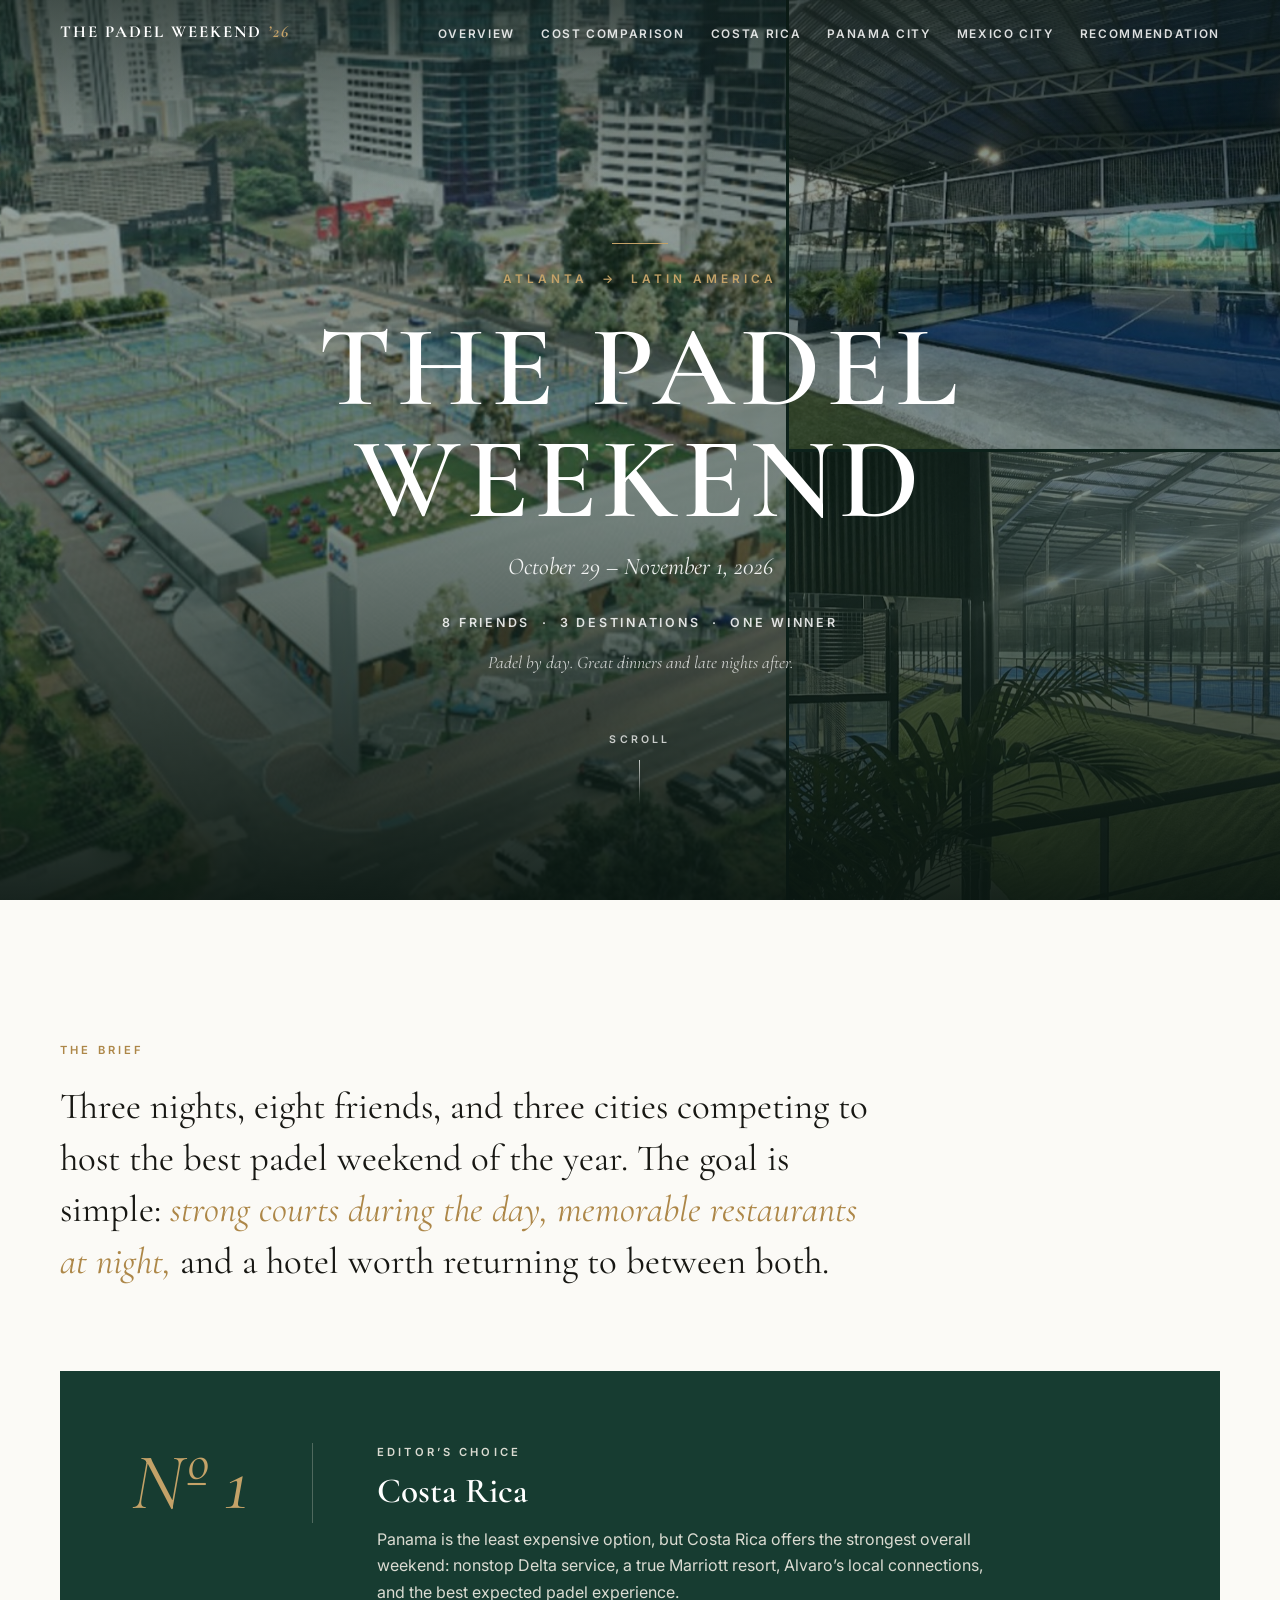
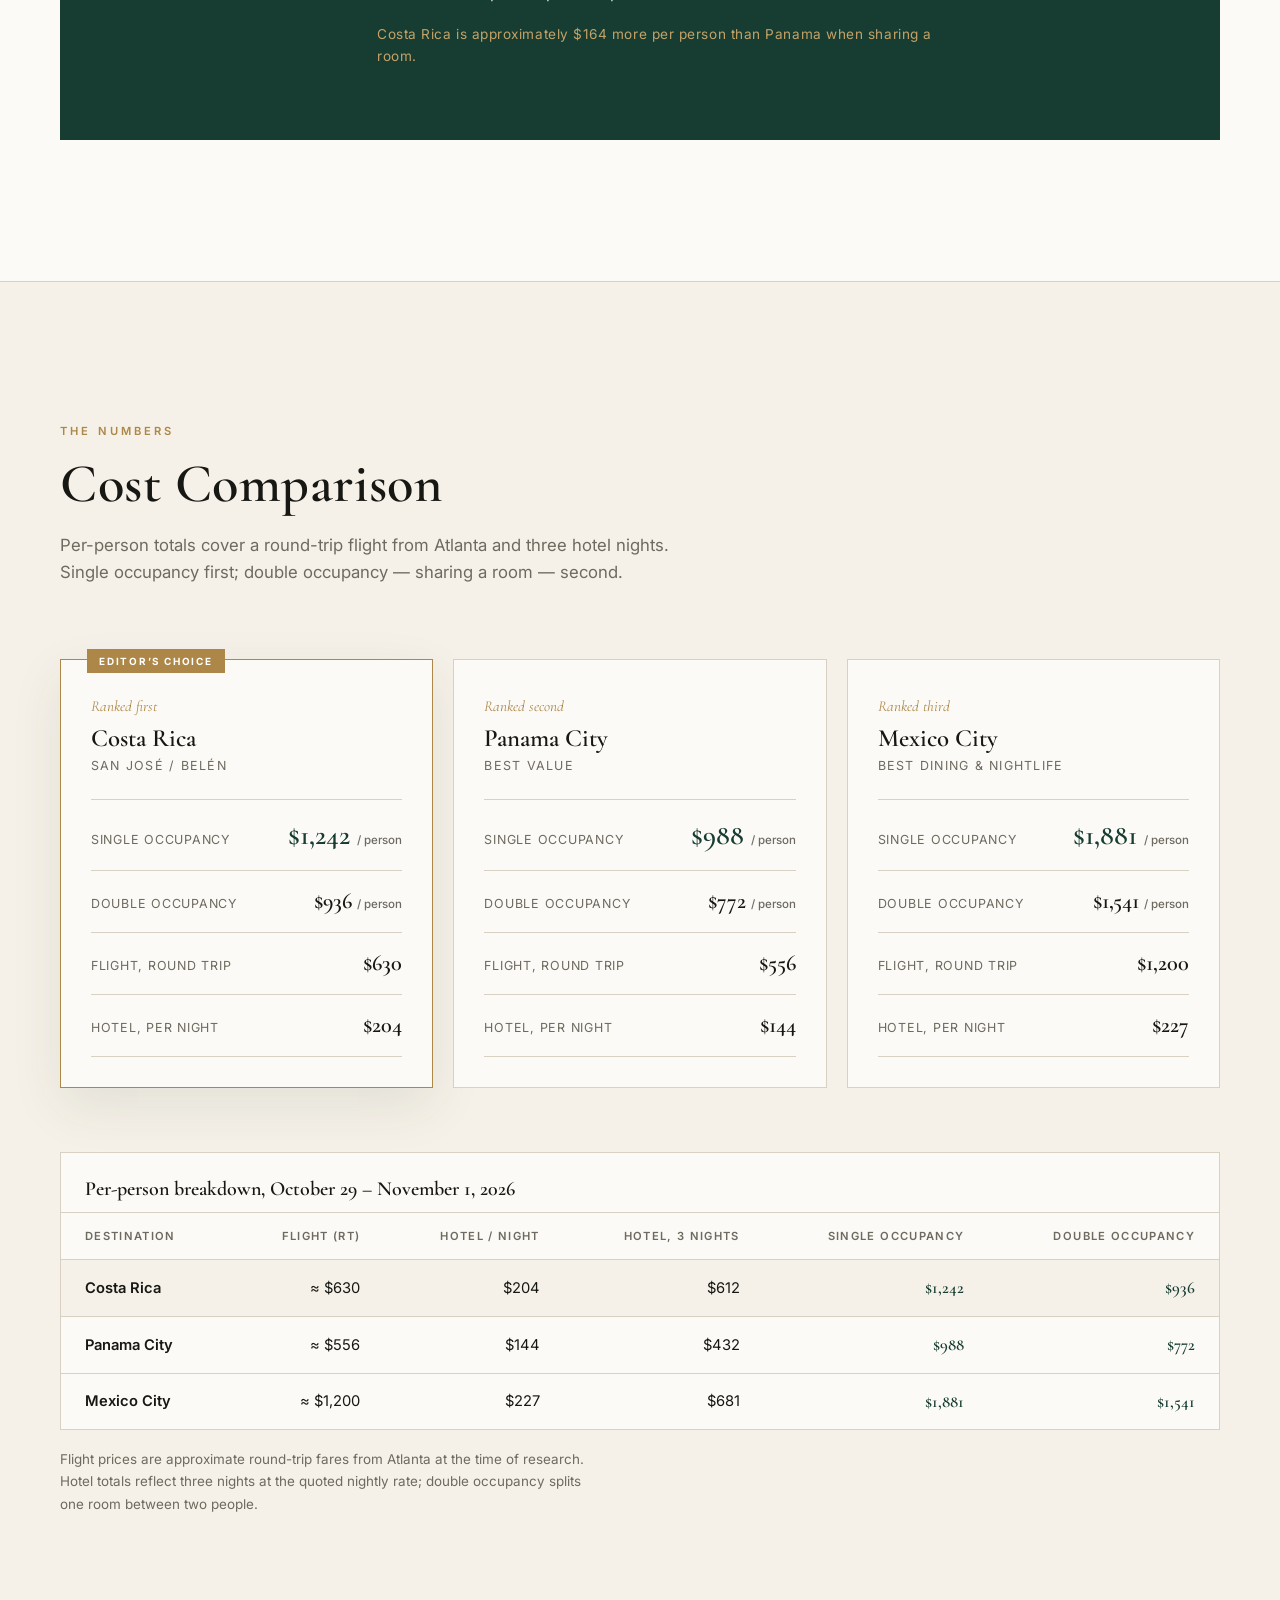
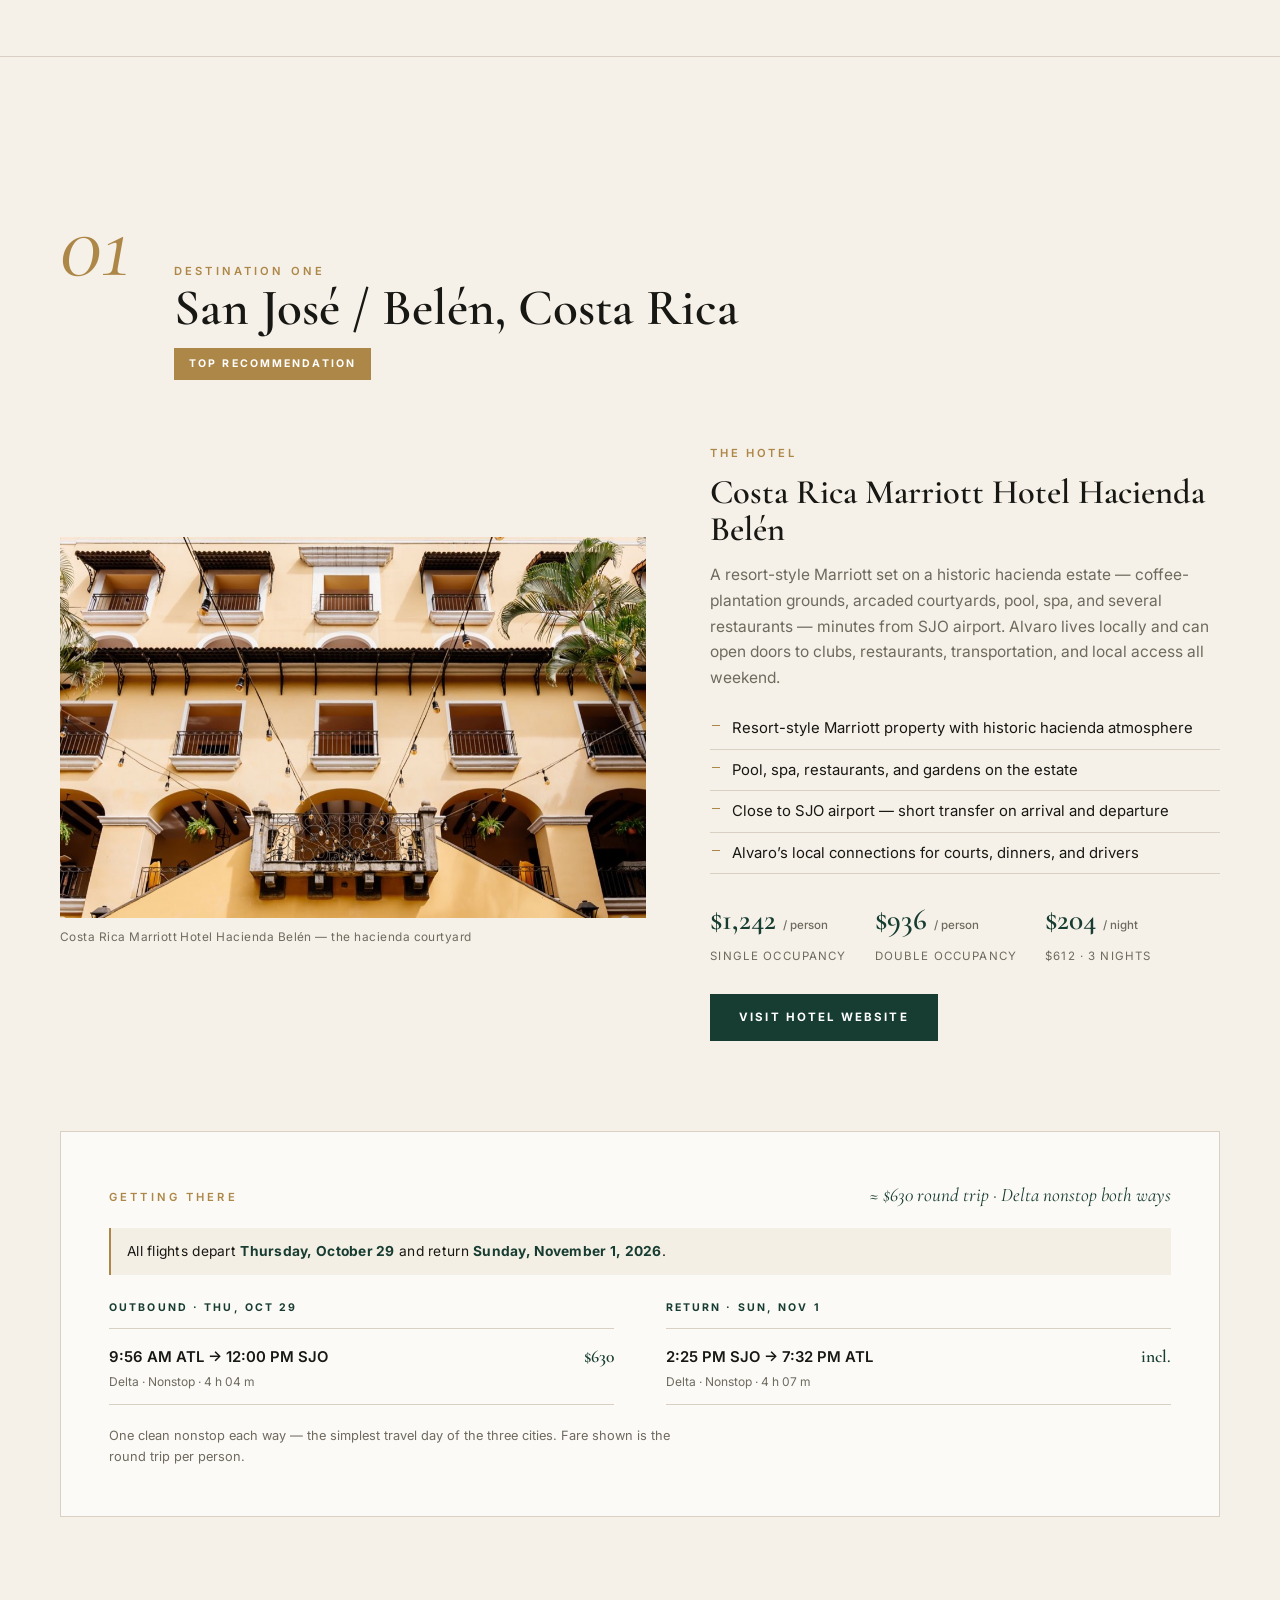
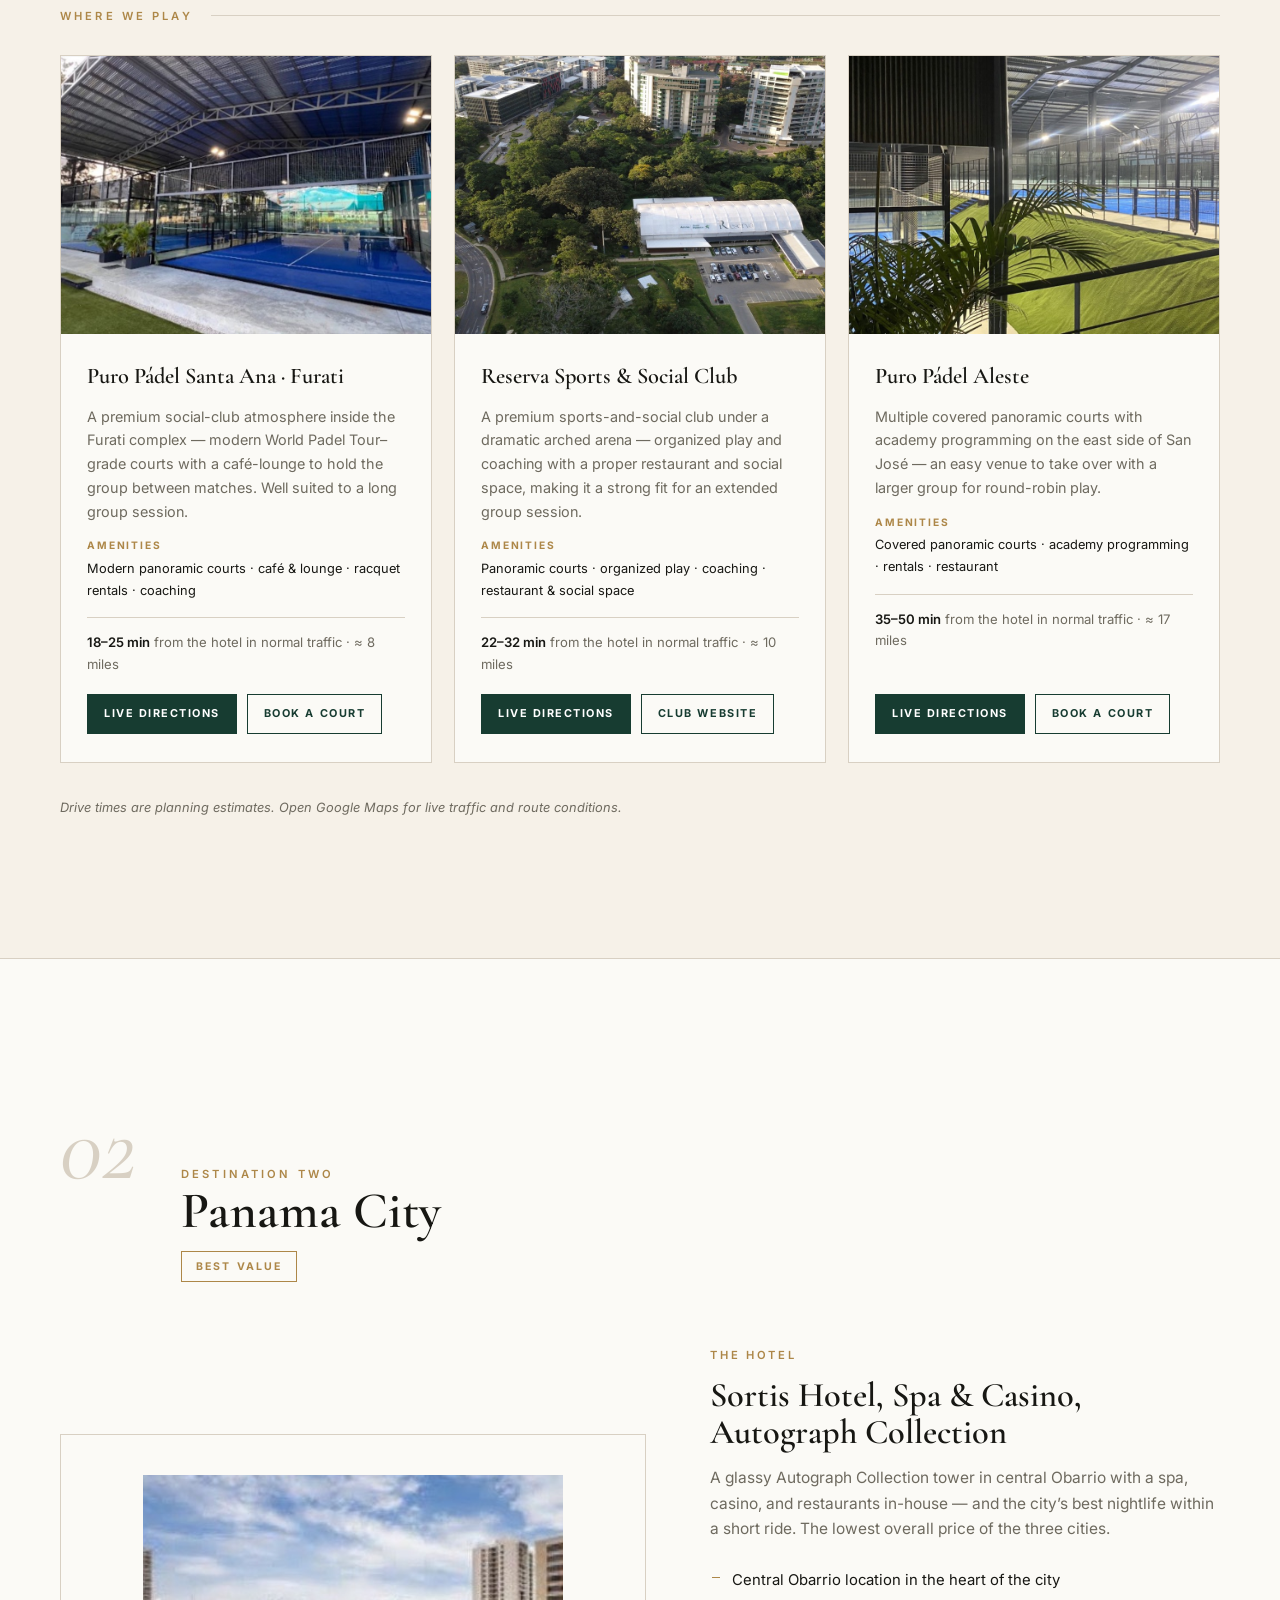
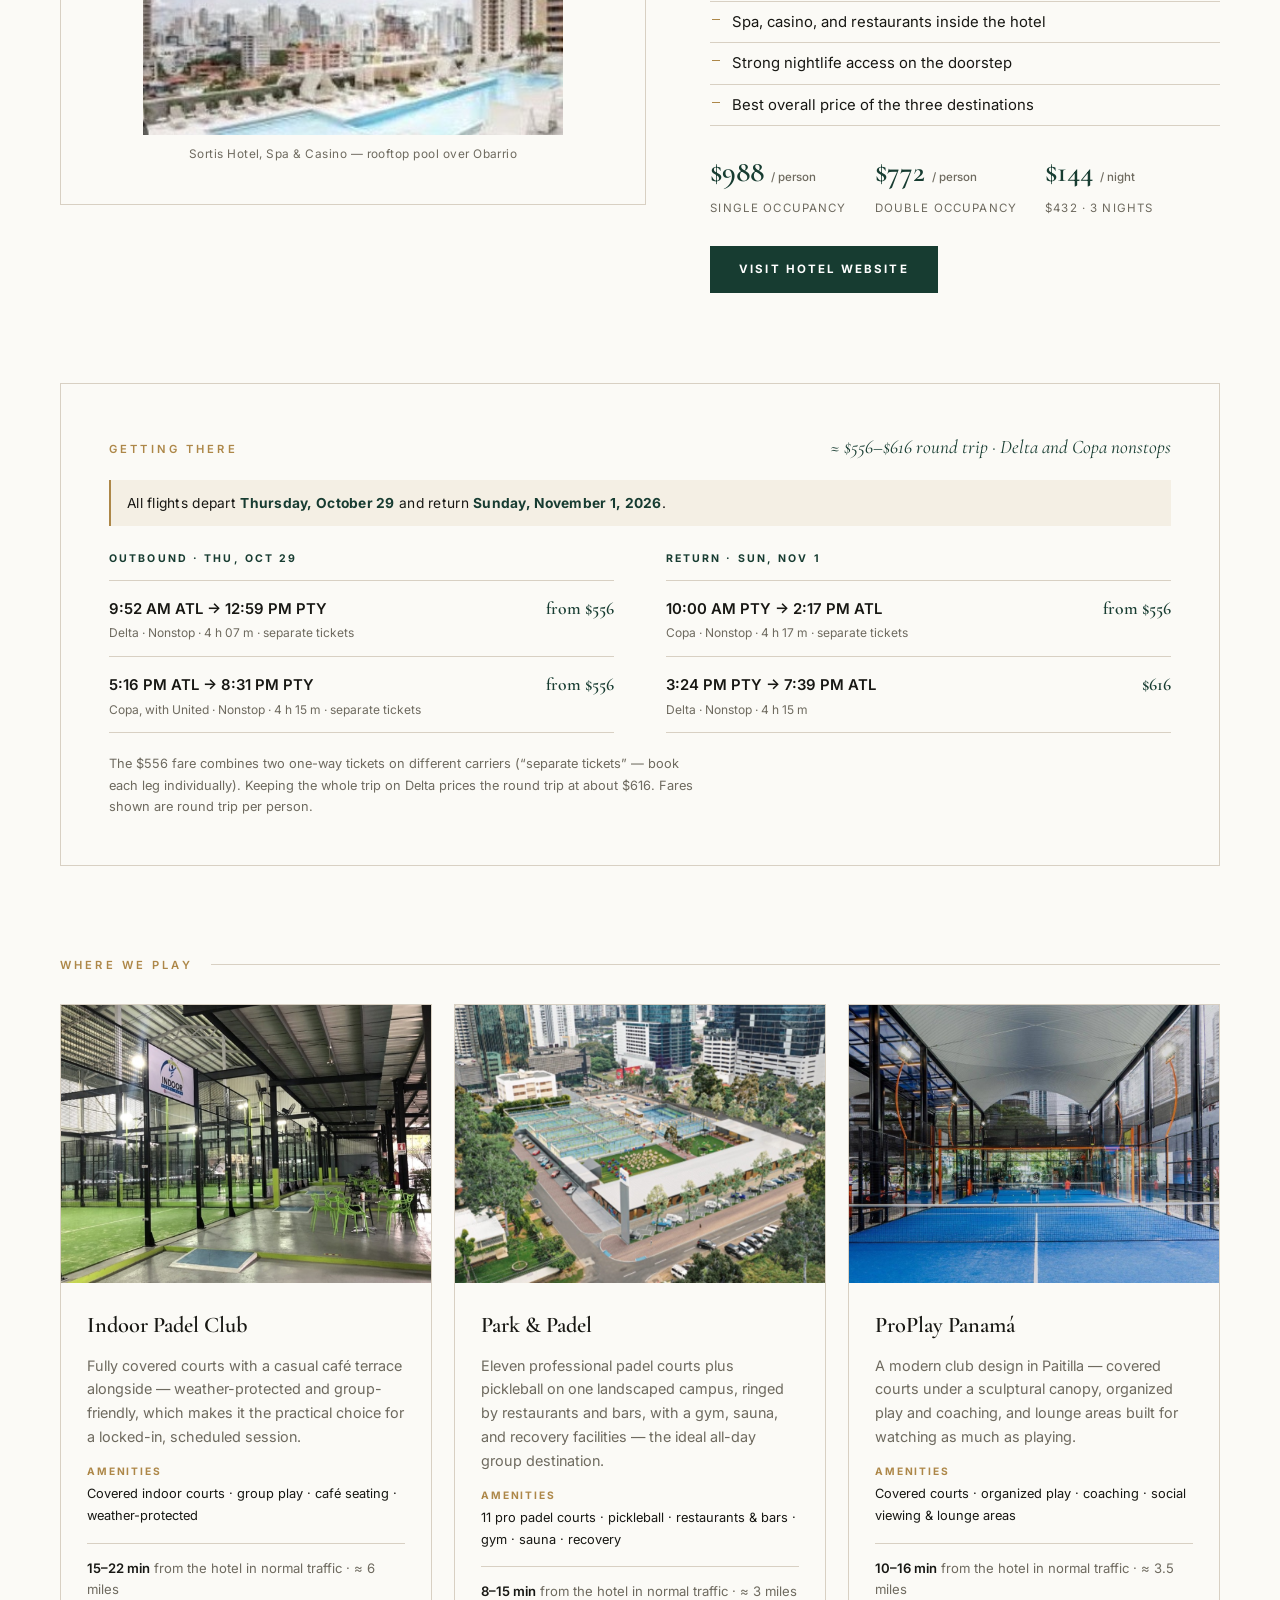
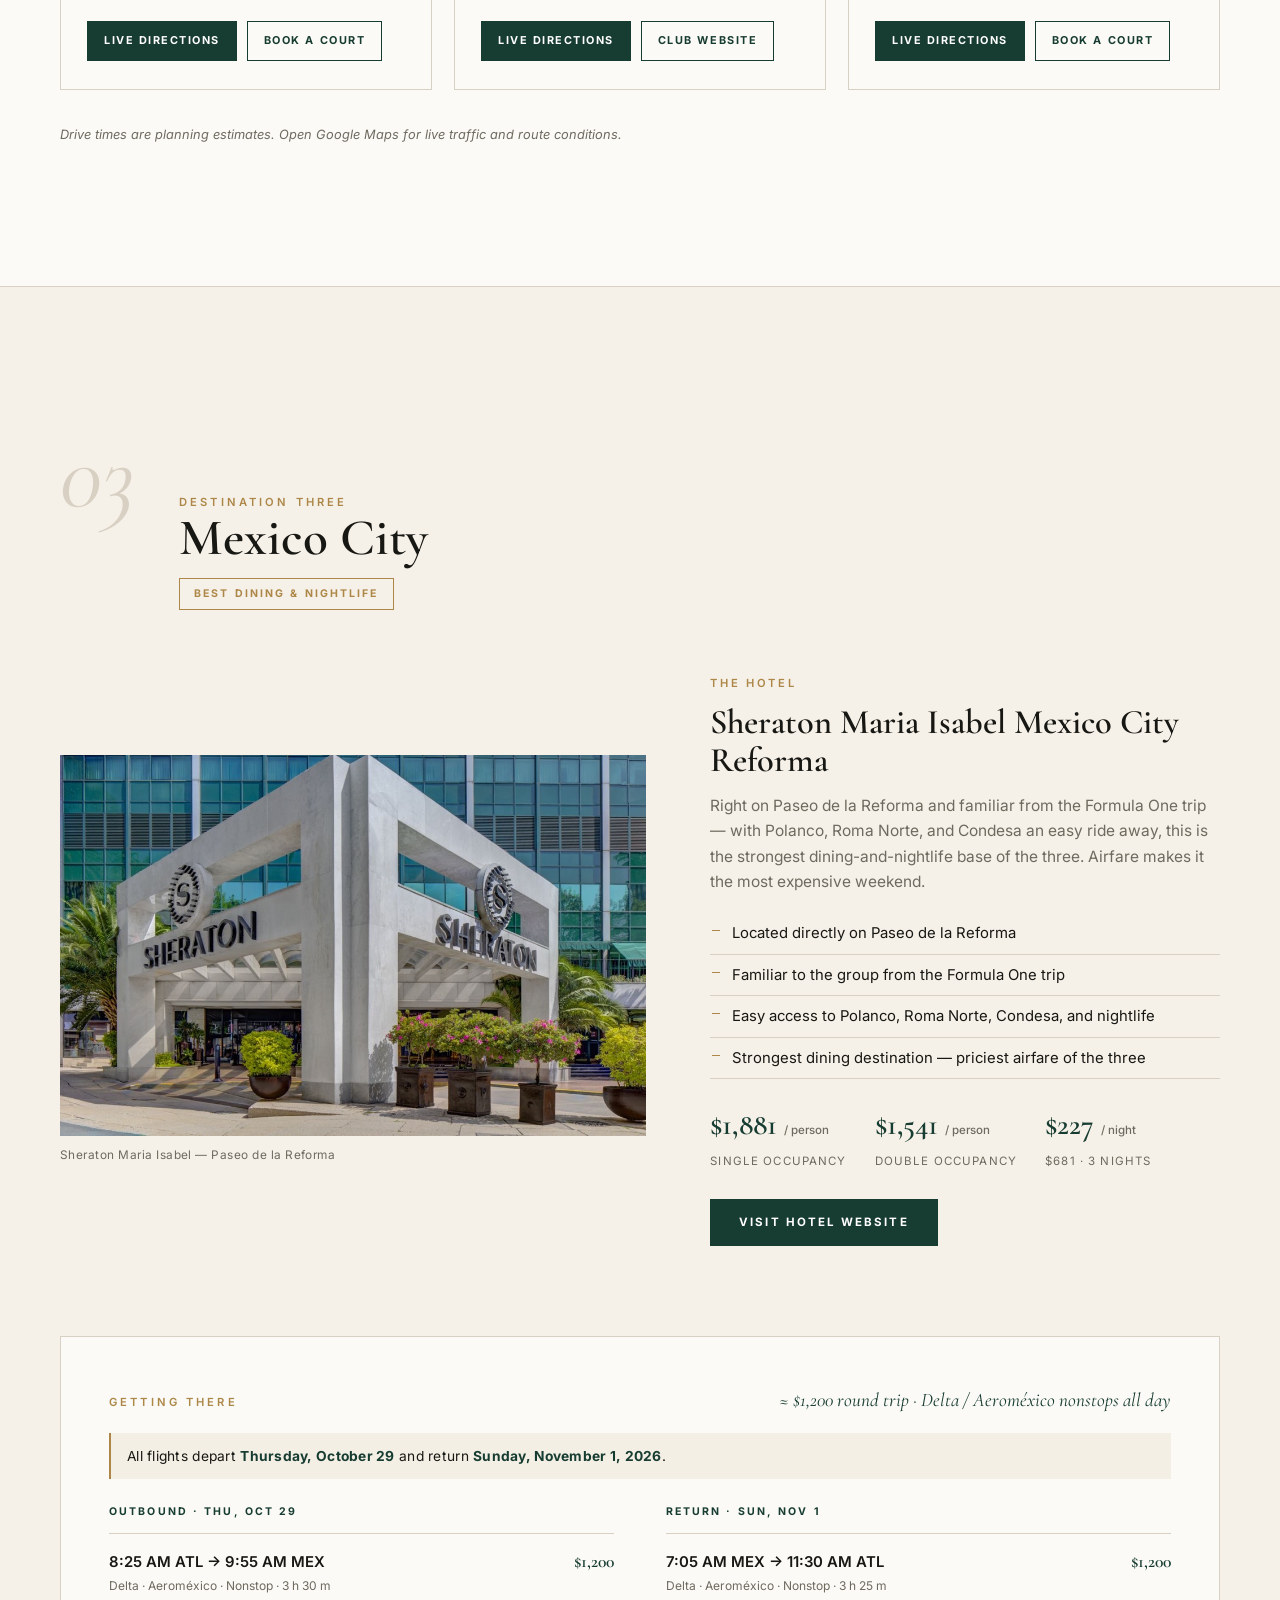
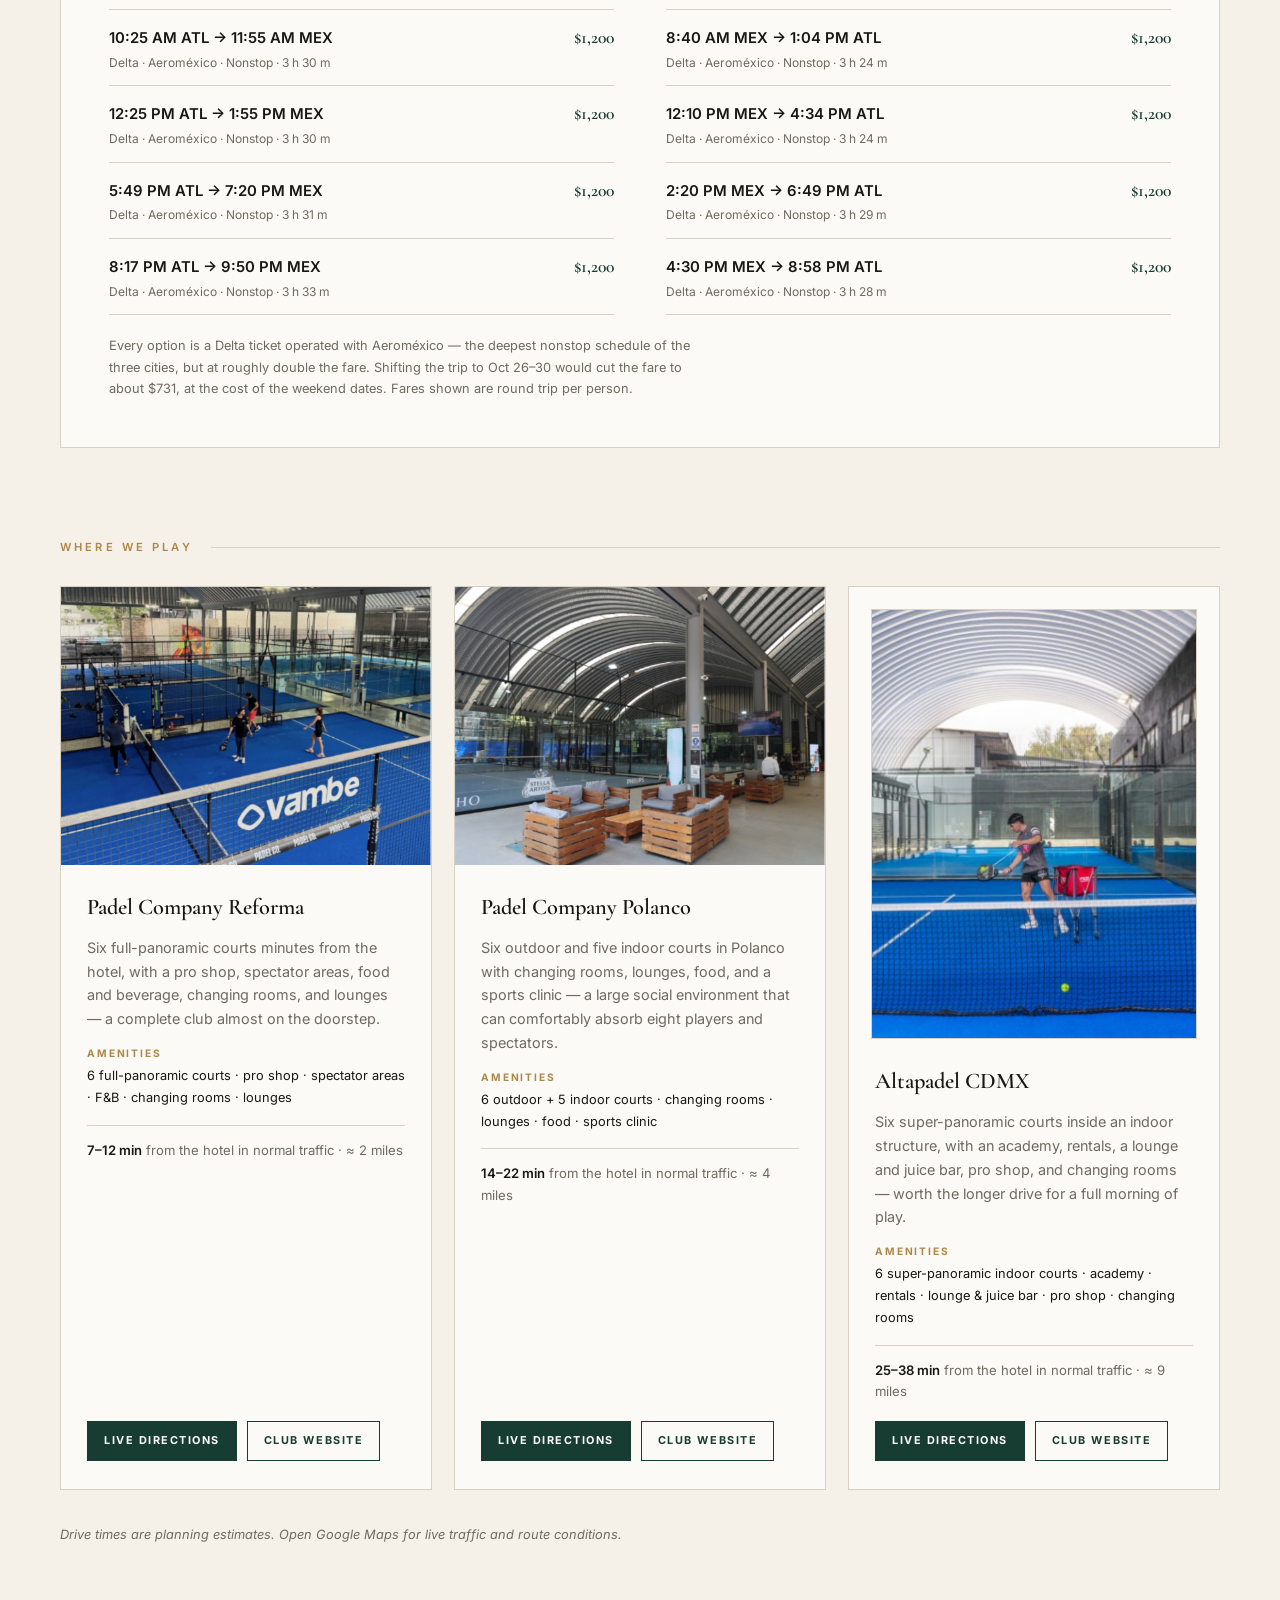
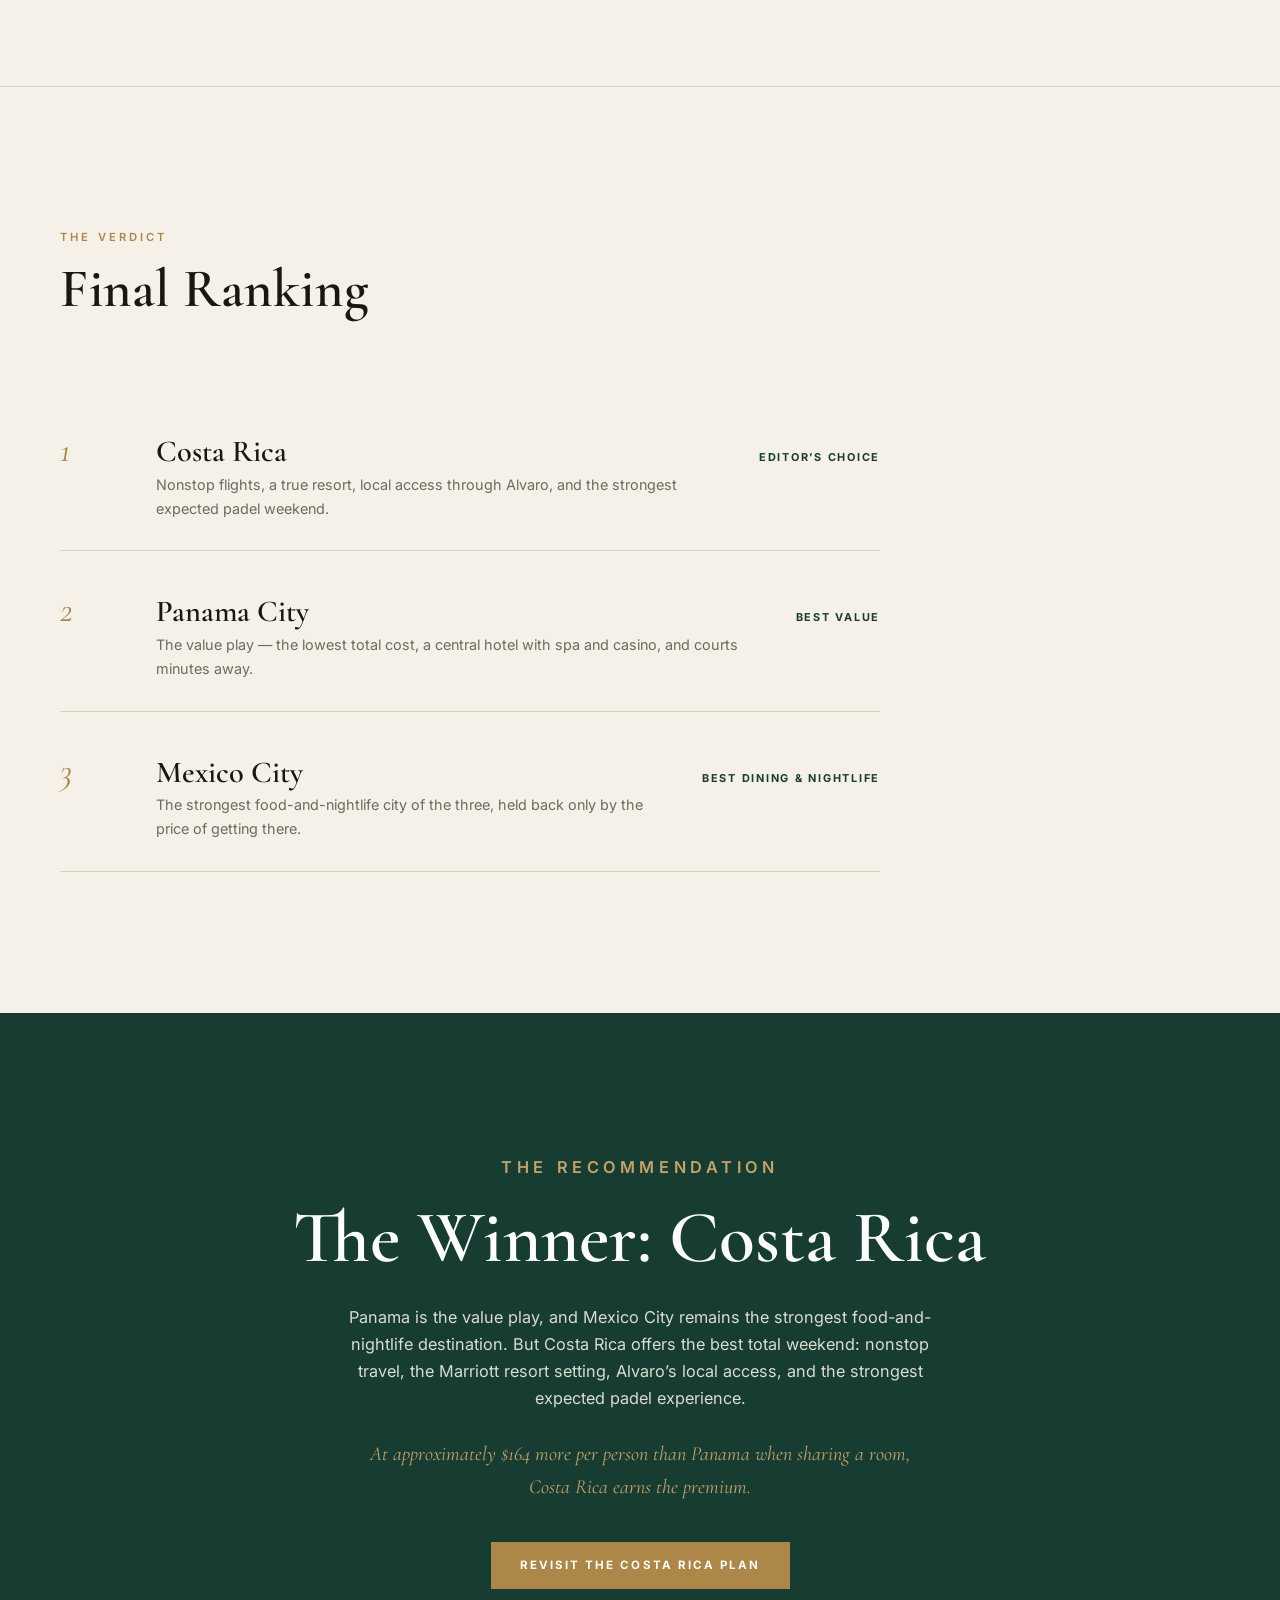
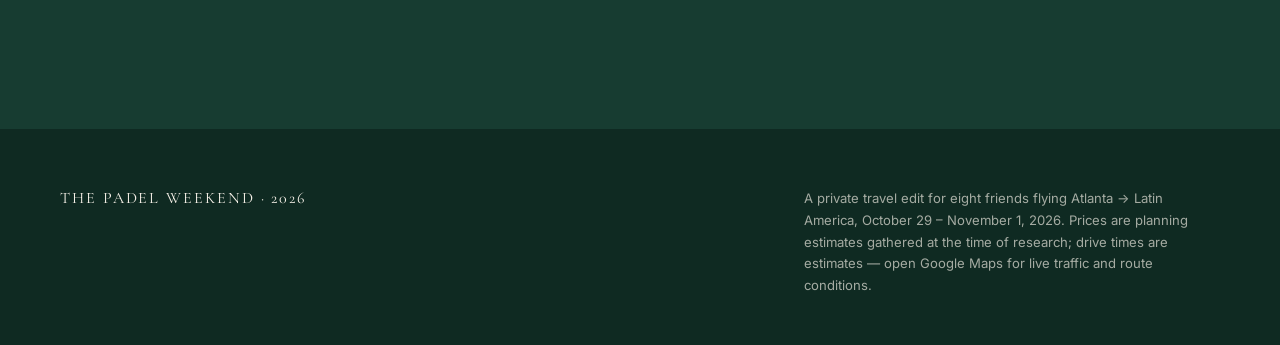
<file: the-padel-weekend/index.html>
<!doctype html>
<html lang="en">
<head>
  <meta charset="utf-8">
  <meta name="viewport" content="width=device-width, initial-scale=1">
  <meta name="theme-color" content="#173C31">
  <meta name="description" content="The Padel Weekend 2026 — eight friends from Atlanta, three Latin American cities, one winner. Costa Rica vs. Panama City vs. Mexico City, October 29 – November 1, 2026.">
  <meta property="og:title" content="The Padel Weekend · 2026">
  <meta property="og:description" content="Atlanta → Latin America. 8 friends, 3 destinations, one winner. October 29 – November 1, 2026.">
  <meta property="og:image" content="assets/images/park-and-padel-aerial.jpg">
  <title>The Padel Weekend · Oct 29 – Nov 1, 2026</title>
  <link rel="preconnect" href="https://fonts.googleapis.com">
  <link rel="preconnect" href="https://fonts.gstatic.com" crossorigin>
  <link href="https://fonts.googleapis.com/css2?family=Cormorant+Garamond:ital,wght@0,500;0,600;0,700;1,500;1,600&family=Inter:wght@400;500;600;700&display=swap" rel="stylesheet">
  <link rel="stylesheet" href="styles.css">
  <link rel="icon" href="data:image/svg+xml,<svg xmlns='http://www.w3.org/2000/svg' viewBox='0 0 100 100'><rect width='100' height='100' fill='%23173C31'/><text y='68' x='50' text-anchor='middle' font-size='52' font-family='Georgia' fill='%23AD8748'>P</text></svg>">
</head>
<body>

<header class="nav" id="top">
  <div class="wrap nav-inner">
    <a class="nav-mark" href="#top">The Padel Weekend <em>’26</em></a>
    <nav aria-label="Sections">
      <ul class="nav-links">
        <li><a href="#overview">Overview</a></li>
        <li><a href="#costs">Cost Comparison</a></li>
        <li><a href="#costa-rica">Costa Rica</a></li>
        <li><a href="#panama-city">Panama City</a></li>
        <li><a href="#mexico-city">Mexico City</a></li>
        <li><a href="#recommendation">Recommendation</a></li>
      </ul>
    </nav>
  </div>
</header>

<main>

  <!-- ————— Hero ————— -->
  <section class="cover" aria-label="The Padel Weekend 2026">
    <div class="cover-media" aria-hidden="true">
      <div class="cover-panel cover-panel--main">
        <img src="assets/images/park-and-padel-aerial.jpg" alt="" fetchpriority="high">
      </div>
      <div class="cover-panel">
        <img src="assets/images/puro-padel-santa-ana.jpg" alt="">
      </div>
      <div class="cover-panel">
        <img src="assets/images/puro-padel-aleste.jpg" alt="">
      </div>
    </div>
    <div class="cover-scrim" aria-hidden="true"></div>
    <div class="cover-content">
      <div class="cover-rule"></div>
      <p class="cover-eyebrow">Atlanta&nbsp;&nbsp;→&nbsp;&nbsp;Latin America</p>
      <h1>The Padel<br>Weekend</h1>
      <p class="cover-date">October 29 – November 1, 2026</p>
      <p class="cover-meta">8 Friends&nbsp;&nbsp;·&nbsp;&nbsp;3 Destinations&nbsp;&nbsp;·&nbsp;&nbsp;One Winner</p>
      <p class="cover-sub">Padel by day. Great dinners and late nights after.</p>
      <a class="scroll-cue" href="#overview">Scroll<span class="line"></span></a>
    </div>
  </section>

  <!-- ————— Trip purpose ————— -->
  <section class="section intro" id="overview">
    <div class="wrap">
      <p class="eyebrow reveal">The Brief</p>
      <p class="intro-statement reveal">Three nights, eight friends, and three cities competing to host the best padel weekend of the year. The goal is simple: <em>strong courts during the day, memorable restaurants at night,</em> and a hotel worth returning to between both.</p>

      <!-- ————— Editor's Choice ————— -->
      <aside class="choice-callout reveal" aria-label="Editor's Choice">
        <div class="badge">Nº 1</div>
        <div>
          <p class="eyebrow">Editor’s Choice</p>
          <h3>Costa Rica</h3>
          <p>Panama is the least expensive option, but Costa Rica offers the strongest overall weekend: nonstop Delta service, a true Marriott resort, Alvaro’s local connections, and the best expected padel experience.</p>
          <p class="delta">Costa Rica is approximately $164 more per person than Panama when sharing a room.</p>
        </div>
      </aside>
    </div>
  </section>

  <!-- ————— Cost comparison ————— -->
  <section class="section costs" id="costs">
    <div class="wrap">
      <header class="section-head reveal">
        <p class="eyebrow">The Numbers</p>
        <h2>Cost Comparison</h2>
        <p class="lede">Per-person totals cover a round-trip flight from Atlanta and three hotel nights. Single occupancy first; double occupancy — sharing a room — second.</p>
      </header>

      <div class="cost-cards">
        <article class="cost-card is-choice reveal">
          <span class="tag">Editor’s Choice</span>
          <p class="rank">Ranked first</p>
          <h3>Costa Rica</h3>
          <p class="role">San José / Belén</p>
          <div class="figures">
            <div class="primary"><span class="label">Single occupancy</span><span class="value">$1,242 <small>/ person</small></span></div>
            <div><span class="label">Double occupancy</span><span class="value">$936 <small>/ person</small></span></div>
            <div><span class="label">Flight, round trip</span><span class="value">$630</span></div>
            <div><span class="label">Hotel, per night</span><span class="value">$204</span></div>
          </div>
        </article>
        <article class="cost-card reveal">
          <p class="rank">Ranked second</p>
          <h3>Panama City</h3>
          <p class="role">Best Value</p>
          <div class="figures">
            <div class="primary"><span class="label">Single occupancy</span><span class="value">$988 <small>/ person</small></span></div>
            <div><span class="label">Double occupancy</span><span class="value">$772 <small>/ person</small></span></div>
            <div><span class="label">Flight, round trip</span><span class="value">$556</span></div>
            <div><span class="label">Hotel, per night</span><span class="value">$144</span></div>
          </div>
        </article>
        <article class="cost-card reveal">
          <p class="rank">Ranked third</p>
          <h3>Mexico City</h3>
          <p class="role">Best Dining &amp; Nightlife</p>
          <div class="figures">
            <div class="primary"><span class="label">Single occupancy</span><span class="value">$1,881 <small>/ person</small></span></div>
            <div><span class="label">Double occupancy</span><span class="value">$1,541 <small>/ person</small></span></div>
            <div><span class="label">Flight, round trip</span><span class="value">$1,200</span></div>
            <div><span class="label">Hotel, per night</span><span class="value">$227</span></div>
          </div>
        </article>
      </div>

      <div class="cost-table-wrap reveal">
        <table class="cost-table">
          <caption>Per-person breakdown, October 29 – November 1, 2026</caption>
          <thead>
            <tr>
              <th scope="col">Destination</th>
              <th scope="col">Flight (RT)</th>
              <th scope="col">Hotel / night</th>
              <th scope="col">Hotel, 3 nights</th>
              <th scope="col">Single occupancy</th>
              <th scope="col">Double occupancy</th>
            </tr>
          </thead>
          <tbody>
            <tr class="is-choice">
              <td>Costa Rica</td>
              <td>≈ $630</td>
              <td>$204</td>
              <td>$612</td>
              <td class="per-person">$1,242</td>
              <td class="per-person">$936</td>
            </tr>
            <tr>
              <td>Panama City</td>
              <td>≈ $556</td>
              <td>$144</td>
              <td>$432</td>
              <td class="per-person">$988</td>
              <td class="per-person">$772</td>
            </tr>
            <tr>
              <td>Mexico City</td>
              <td>≈ $1,200</td>
              <td>$227</td>
              <td>$681</td>
              <td class="per-person">$1,881</td>
              <td class="per-person">$1,541</td>
            </tr>
          </tbody>
        </table>
      </div>
      <p class="cost-note">Flight prices are approximate round-trip fares from Atlanta at the time of research. Hotel totals reflect three nights at the quoted nightly rate; double occupancy splits one room between two people.</p>
    </div>
  </section>

  <!-- ————— Costa Rica ————— -->
  <section class="section destination is-choice" id="costa-rica">
    <div class="wrap">
      <header class="dest-head reveal">
        <span class="num" aria-hidden="true">01</span>
        <div class="titles">
          <p class="eyebrow">Destination One</p>
          <h2>San José / Belén, Costa Rica</h2>
          <span class="label">Top Recommendation</span>
        </div>
      </header>

      <div class="hotel reveal">
        <figure class="hotel-media">
          <img src="assets/images/marriott-hacienda-belen.jpg" alt="Palm-lined hacienda courtyard facade of the Costa Rica Marriott Hotel Hacienda Belén" loading="lazy">
          <figcaption>Costa Rica Marriott Hotel Hacienda Belén — the hacienda courtyard</figcaption>
        </figure>
        <div class="hotel-info">
          <p class="kicker">The Hotel</p>
          <h3>Costa Rica Marriott Hotel Hacienda Belén</h3>
          <p>A resort-style Marriott set on a historic hacienda estate — coffee-plantation grounds, arcaded courtyards, pool, spa, and several restaurants — minutes from SJO airport. Alvaro lives locally and can open doors to clubs, restaurants, transportation, and local access all weekend.</p>
          <ul class="hotel-points">
            <li>Resort-style Marriott property with historic hacienda atmosphere</li>
            <li>Pool, spa, restaurants, and gardens on the estate</li>
            <li>Close to SJO airport — short transfer on arrival and departure</li>
            <li>Alvaro’s local connections for courts, dinners, and drivers</li>
          </ul>
          <div class="rate-row">
            <div class="rate"><div class="amount">$1,242 <small>/ person</small></div><div class="per">Single occupancy</div></div>
            <div class="rate"><div class="amount">$936 <small>/ person</small></div><div class="per">Double occupancy</div></div>
            <div class="rate"><div class="amount">$204 <small>/ night</small></div><div class="per">$612 · 3 nights</div></div>
          </div>
          <a class="btn" href="https://www.marriott.com/en-us/hotels/sjocr-costa-rica-marriott-hotel-hacienda-belen/overview/" target="_blank" rel="noopener">Visit Hotel Website</a>
        </div>
      </div>

      <div class="flights reveal">
        <div class="flights-head">
          <p class="eyebrow">Getting There</p>
          <p class="fare">≈ $630 round trip · Delta nonstop both ways</p>
        </div>
        <p class="flights-dates">All flights depart <strong>Thursday, October 29</strong> and return <strong>Sunday, November 1, 2026</strong>.</p>
        <div class="flights-grid">
          <div class="flight-col">
            <h4>Outbound · Thu, Oct 29</h4>
            <ul>
              <li>
                <div class="leg">
                  <span class="times">9:56 AM ATL → 12:00 PM SJO</span>
                  <span class="meta">Delta · Nonstop · 4 h 04 m</span>
                </div>
                <span class="price">$630</span>
              </li>
            </ul>
          </div>
          <div class="flight-col">
            <h4>Return · Sun, Nov 1</h4>
            <ul>
              <li>
                <div class="leg">
                  <span class="times">2:25 PM SJO → 7:32 PM ATL</span>
                  <span class="meta">Delta · Nonstop · 4 h 07 m</span>
                </div>
                <span class="price">incl.</span>
              </li>
            </ul>
          </div>
        </div>
        <p class="flight-note">One clean nonstop each way — the simplest travel day of the three cities. Fare shown is the round trip per person.</p>
      </div>

      <div class="clubs-kicker reveal"><p class="eyebrow">Where We Play</p></div>
      <div class="clubs">
        <article class="club reveal">
          <div class="club-media">
            <img src="assets/images/puro-padel-santa-ana.jpg" alt="Covered panoramic blue courts at Puro Pádel Santa Ana in the Furati sports complex" loading="lazy">
          </div>
          <div class="club-body">
            <h4>Puro Pádel Santa Ana · Furati</h4>
            <p class="desc">A premium social-club atmosphere inside the Furati complex — modern World Padel Tour–grade courts with a café-lounge to hold the group between matches. Well suited to a long group session.</p>
            <p class="club-amenities"><strong>Amenities</strong>Modern panoramic courts · café &amp; lounge · racquet rentals · coaching</p>
            <p class="club-drive"><b>18–25 min</b> from the hotel in normal traffic · ≈ 8 miles</p>
            <div class="club-links">
              <a class="primary" href="https://www.google.com/maps/dir/?api=1&amp;origin=Costa+Rica+Marriott+Hotel+Hacienda+Belen%2C+Belen%2C+Costa+Rica&amp;destination=Puro+Padel+Santa+Ana%2C+Furati%2C+Pozos+de+Santa+Ana%2C+Costa+Rica&amp;travelmode=driving" target="_blank" rel="noopener">Live Directions</a>
              <a href="https://playtomic.com/clubs/puro-padel-1234" target="_blank" rel="noopener">Book a Court</a>
            </div>
          </div>
        </article>
        <article class="club reveal">
          <div class="club-media">
            <img src="assets/images/reserva-sports-club.jpg" alt="Aerial view of the arched Reserva Sports and Social Club arena surrounded by forest in Escazú" loading="lazy">
          </div>
          <div class="club-body">
            <h4>Reserva Sports &amp; Social Club</h4>
            <p class="desc">A premium sports-and-social club under a dramatic arched arena — organized play and coaching with a proper restaurant and social space, making it a strong fit for an extended group session.</p>
            <p class="club-amenities"><strong>Amenities</strong>Panoramic courts · organized play · coaching · restaurant &amp; social space</p>
            <p class="club-drive"><b>22–32 min</b> from the hotel in normal traffic · ≈ 10 miles</p>
            <div class="club-links">
              <a class="primary" href="https://www.google.com/maps/dir/?api=1&amp;origin=Costa+Rica+Marriott+Hotel+Hacienda+Belen%2C+Belen%2C+Costa+Rica&amp;destination=Reserva+Sports+%26+Social+Club%2C+Escazu%2C+Costa+Rica&amp;travelmode=driving" target="_blank" rel="noopener">Live Directions</a>
              <a href="https://clubreservacr.com/" target="_blank" rel="noopener">Club Website</a>
            </div>
          </div>
        </article>
        <article class="club reveal">
          <div class="club-media">
            <img src="assets/images/puro-padel-aleste.jpg" alt="Evening view across the covered panoramic courts and turf terraces at Puro Pádel Aleste" loading="lazy">
          </div>
          <div class="club-body">
            <h4>Puro Pádel Aleste</h4>
            <p class="desc">Multiple covered panoramic courts with academy programming on the east side of San José — an easy venue to take over with a larger group for round-robin play.</p>
            <p class="club-amenities"><strong>Amenities</strong>Covered panoramic courts · academy programming · rentals · restaurant</p>
            <p class="club-drive"><b>35–50 min</b> from the hotel in normal traffic · ≈ 17 miles</p>
            <div class="club-links">
              <a class="primary" href="https://www.google.com/maps/dir/?api=1&amp;origin=Costa+Rica+Marriott+Hotel+Hacienda+Belen%2C+Belen%2C+Costa+Rica&amp;destination=Puro+Padel+Aleste%2C+Curridabat%2C+Costa+Rica&amp;travelmode=driving" target="_blank" rel="noopener">Live Directions</a>
              <a href="https://playtomic.com/clubs/puro-padel-aleste" target="_blank" rel="noopener">Book a Court</a>
            </div>
          </div>
        </article>
      </div>
      <p class="drive-disclaimer reveal">Drive times are planning estimates. Open Google Maps for live traffic and route conditions.</p>
    </div>
  </section>

  <!-- ————— Panama City ————— -->
  <section class="section destination" id="panama-city">
    <div class="wrap">
      <header class="dest-head reveal">
        <span class="num" aria-hidden="true">02</span>
        <div class="titles">
          <p class="eyebrow">Destination Two</p>
          <h2>Panama City</h2>
          <span class="label">Best Value</span>
        </div>
      </header>

      <div class="hotel reveal">
        <figure class="hotel-media is-framed">
          <img src="assets/images/sortis-hotel-pool.jpg" alt="Rooftop pool terrace at the Sortis Hotel with the Panama City skyline behind" loading="lazy" width="380" height="260">
          <figcaption>Sortis Hotel, Spa &amp; Casino — rooftop pool over Obarrio</figcaption>
        </figure>
        <div class="hotel-info">
          <p class="kicker">The Hotel</p>
          <h3>Sortis Hotel, Spa &amp; Casino, Autograph Collection</h3>
          <p>A glassy Autograph Collection tower in central Obarrio with a spa, casino, and restaurants in-house — and the city’s best nightlife within a short ride. The lowest overall price of the three cities.</p>
          <ul class="hotel-points">
            <li>Central Obarrio location in the heart of the city</li>
            <li>Spa, casino, and restaurants inside the hotel</li>
            <li>Strong nightlife access on the doorstep</li>
            <li>Best overall price of the three destinations</li>
          </ul>
          <div class="rate-row">
            <div class="rate"><div class="amount">$988 <small>/ person</small></div><div class="per">Single occupancy</div></div>
            <div class="rate"><div class="amount">$772 <small>/ person</small></div><div class="per">Double occupancy</div></div>
            <div class="rate"><div class="amount">$144 <small>/ night</small></div><div class="per">$432 · 3 nights</div></div>
          </div>
          <a class="btn" href="https://www.marriott.com/en-us/hotels/ptyak-sortis-hotel-spa-and-casino-autograph-collection/overview/" target="_blank" rel="noopener">Visit Hotel Website</a>
        </div>
      </div>

      <div class="flights reveal">
        <div class="flights-head">
          <p class="eyebrow">Getting There</p>
          <p class="fare">≈ $556–$616 round trip · Delta and Copa nonstops</p>
        </div>
        <p class="flights-dates">All flights depart <strong>Thursday, October 29</strong> and return <strong>Sunday, November 1, 2026</strong>.</p>
        <div class="flights-grid">
          <div class="flight-col">
            <h4>Outbound · Thu, Oct 29</h4>
            <ul>
              <li>
                <div class="leg">
                  <span class="times">9:52 AM ATL → 12:59 PM PTY</span>
                  <span class="meta">Delta · Nonstop · 4 h 07 m · separate tickets</span>
                </div>
                <span class="price">from $556</span>
              </li>
              <li>
                <div class="leg">
                  <span class="times">5:16 PM ATL → 8:31 PM PTY</span>
                  <span class="meta">Copa, with United · Nonstop · 4 h 15 m · separate tickets</span>
                </div>
                <span class="price">from $556</span>
              </li>
            </ul>
          </div>
          <div class="flight-col">
            <h4>Return · Sun, Nov 1</h4>
            <ul>
              <li>
                <div class="leg">
                  <span class="times">10:00 AM PTY → 2:17 PM ATL</span>
                  <span class="meta">Copa · Nonstop · 4 h 17 m · separate tickets</span>
                </div>
                <span class="price">from $556</span>
              </li>
              <li>
                <div class="leg">
                  <span class="times">3:24 PM PTY → 7:39 PM ATL</span>
                  <span class="meta">Delta · Nonstop · 4 h 15 m</span>
                </div>
                <span class="price">$616</span>
              </li>
            </ul>
          </div>
        </div>
        <p class="flight-note">The $556 fare combines two one-way tickets on different carriers (“separate tickets” — book each leg individually). Keeping the whole trip on Delta prices the round trip at about $616. Fares shown are round trip per person.</p>
      </div>

      <div class="clubs-kicker reveal"><p class="eyebrow">Where We Play</p></div>
      <div class="clubs">
        <article class="club reveal">
          <div class="club-media">
            <img src="assets/images/indoor-padel-club.jpg" alt="Covered courts and green lounge seating inside Indoor Padel Club in Panama City" loading="lazy">
          </div>
          <div class="club-body">
            <h4>Indoor Padel Club</h4>
            <p class="desc">Fully covered courts with a casual café terrace alongside — weather-protected and group-friendly, which makes it the practical choice for a locked-in, scheduled session.</p>
            <p class="club-amenities"><strong>Amenities</strong>Covered indoor courts · group play · café seating · weather-protected</p>
            <p class="club-drive"><b>15–22 min</b> from the hotel in normal traffic · ≈ 6 miles</p>
            <div class="club-links">
              <a class="primary" href="https://www.google.com/maps/dir/?api=1&amp;origin=Sortis+Hotel+Spa+%26+Casino%2C+Obarrio%2C+Panama+City%2C+Panama&amp;destination=Indoor+Padel+Club%2C+Costa+del+Este%2C+Panama+City%2C+Panama&amp;travelmode=driving" target="_blank" rel="noopener">Live Directions</a>
              <a href="https://playtomic.com/clubs/indoor-padel-club" target="_blank" rel="noopener">Book a Court</a>
            </div>
          </div>
        </article>
        <article class="club reveal">
          <div class="club-media">
            <img src="assets/images/park-and-padel-aerial.jpg" alt="Aerial view of the Park and Padel campus with eleven courts amid Panama City towers" loading="lazy">
          </div>
          <div class="club-body">
            <h4>Park &amp; Padel</h4>
            <p class="desc">Eleven professional padel courts plus pickleball on one landscaped campus, ringed by restaurants and bars, with a gym, sauna, and recovery facilities — the ideal all-day group destination.</p>
            <p class="club-amenities"><strong>Amenities</strong>11 pro padel courts · pickleball · restaurants &amp; bars · gym · sauna · recovery</p>
            <p class="club-drive"><b>8–15 min</b> from the hotel in normal traffic · ≈ 3 miles</p>
            <div class="club-links">
              <a class="primary" href="https://www.google.com/maps/dir/?api=1&amp;origin=Sortis+Hotel+Spa+%26+Casino%2C+Obarrio%2C+Panama+City%2C+Panama&amp;destination=Park+and+Padel%2C+Panama+City%2C+Panama&amp;travelmode=driving" target="_blank" rel="noopener">Live Directions</a>
              <a href="https://www.parknpadel.com/" target="_blank" rel="noopener">Club Website</a>
            </div>
          </div>
        </article>
        <article class="club reveal">
          <div class="club-media">
            <img src="assets/images/proplay-panama.jpg" alt="Players on a blue court beneath the vaulted canopy at ProPlay Panamá" loading="lazy">
          </div>
          <div class="club-body">
            <h4>ProPlay Panamá</h4>
            <p class="desc">A modern club design in Paitilla — covered courts under a sculptural canopy, organized play and coaching, and lounge areas built for watching as much as playing.</p>
            <p class="club-amenities"><strong>Amenities</strong>Covered courts · organized play · coaching · social viewing &amp; lounge areas</p>
            <p class="club-drive"><b>10–16 min</b> from the hotel in normal traffic · ≈ 3.5 miles</p>
            <div class="club-links">
              <a class="primary" href="https://www.google.com/maps/dir/?api=1&amp;origin=Sortis+Hotel+Spa+%26+Casino%2C+Obarrio%2C+Panama+City%2C+Panama&amp;destination=ProPlay+Panama%2C+Avenida+Italia%2C+Panama+City%2C+Panama&amp;travelmode=driving" target="_blank" rel="noopener">Live Directions</a>
              <a href="https://playtomic.com/clubs/proplay-panama" target="_blank" rel="noopener">Book a Court</a>
            </div>
          </div>
        </article>
      </div>
      <p class="drive-disclaimer reveal">Drive times are planning estimates. Open Google Maps for live traffic and route conditions.</p>
    </div>
  </section>

  <!-- ————— Mexico City ————— -->
  <section class="section destination" id="mexico-city">
    <div class="wrap">
      <header class="dest-head reveal">
        <span class="num" aria-hidden="true">03</span>
        <div class="titles">
          <p class="eyebrow">Destination Three</p>
          <h2>Mexico City</h2>
          <span class="label">Best Dining &amp; Nightlife</span>
        </div>
      </header>

      <div class="hotel reveal">
        <figure class="hotel-media">
          <img src="assets/images/sheraton-maria-isabel.jpg" alt="Stone entrance portico of the Sheraton Maria Isabel on Paseo de la Reforma" loading="lazy">
          <figcaption>Sheraton Maria Isabel — Paseo de la Reforma</figcaption>
        </figure>
        <div class="hotel-info">
          <p class="kicker">The Hotel</p>
          <h3>Sheraton Maria Isabel Mexico City Reforma</h3>
          <p>Right on Paseo de la Reforma and familiar from the Formula One trip — with Polanco, Roma Norte, and Condesa an easy ride away, this is the strongest dining-and-nightlife base of the three. Airfare makes it the most expensive weekend.</p>
          <ul class="hotel-points">
            <li>Located directly on Paseo de la Reforma</li>
            <li>Familiar to the group from the Formula One trip</li>
            <li>Easy access to Polanco, Roma Norte, Condesa, and nightlife</li>
            <li>Strongest dining destination — priciest airfare of the three</li>
          </ul>
          <div class="rate-row">
            <div class="rate"><div class="amount">$1,881 <small>/ person</small></div><div class="per">Single occupancy</div></div>
            <div class="rate"><div class="amount">$1,541 <small>/ person</small></div><div class="per">Double occupancy</div></div>
            <div class="rate"><div class="amount">$227 <small>/ night</small></div><div class="per">$681 · 3 nights</div></div>
          </div>
          <a class="btn" href="https://www.marriott.com/en-us/hotels/mexis-sheraton-maria-isabel-mexico-city-reforma/overview/" target="_blank" rel="noopener">Visit Hotel Website</a>
        </div>
      </div>

      <div class="flights reveal">
        <div class="flights-head">
          <p class="eyebrow">Getting There</p>
          <p class="fare">≈ $1,200 round trip · Delta / Aeroméxico nonstops all day</p>
        </div>
        <p class="flights-dates">All flights depart <strong>Thursday, October 29</strong> and return <strong>Sunday, November 1, 2026</strong>.</p>
        <div class="flights-grid">
          <div class="flight-col">
            <h4>Outbound · Thu, Oct 29</h4>
            <ul>
              <li>
                <div class="leg">
                  <span class="times">8:25 AM ATL → 9:55 AM MEX</span>
                  <span class="meta">Delta · Aeroméxico · Nonstop · 3 h 30 m</span>
                </div>
                <span class="price">$1,200</span>
              </li>
              <li>
                <div class="leg">
                  <span class="times">10:25 AM ATL → 11:55 AM MEX</span>
                  <span class="meta">Delta · Aeroméxico · Nonstop · 3 h 30 m</span>
                </div>
                <span class="price">$1,200</span>
              </li>
              <li>
                <div class="leg">
                  <span class="times">12:25 PM ATL → 1:55 PM MEX</span>
                  <span class="meta">Delta · Aeroméxico · Nonstop · 3 h 30 m</span>
                </div>
                <span class="price">$1,200</span>
              </li>
              <li>
                <div class="leg">
                  <span class="times">5:49 PM ATL → 7:20 PM MEX</span>
                  <span class="meta">Delta · Aeroméxico · Nonstop · 3 h 31 m</span>
                </div>
                <span class="price">$1,200</span>
              </li>
              <li>
                <div class="leg">
                  <span class="times">8:17 PM ATL → 9:50 PM MEX</span>
                  <span class="meta">Delta · Aeroméxico · Nonstop · 3 h 33 m</span>
                </div>
                <span class="price">$1,200</span>
              </li>
            </ul>
          </div>
          <div class="flight-col">
            <h4>Return · Sun, Nov 1</h4>
            <ul>
              <li>
                <div class="leg">
                  <span class="times">7:05 AM MEX → 11:30 AM ATL</span>
                  <span class="meta">Delta · Aeroméxico · Nonstop · 3 h 25 m</span>
                </div>
                <span class="price">$1,200</span>
              </li>
              <li>
                <div class="leg">
                  <span class="times">8:40 AM MEX → 1:04 PM ATL</span>
                  <span class="meta">Delta · Aeroméxico · Nonstop · 3 h 24 m</span>
                </div>
                <span class="price">$1,200</span>
              </li>
              <li>
                <div class="leg">
                  <span class="times">12:10 PM MEX → 4:34 PM ATL</span>
                  <span class="meta">Delta · Aeroméxico · Nonstop · 3 h 24 m</span>
                </div>
                <span class="price">$1,200</span>
              </li>
              <li>
                <div class="leg">
                  <span class="times">2:20 PM MEX → 6:49 PM ATL</span>
                  <span class="meta">Delta · Aeroméxico · Nonstop · 3 h 29 m</span>
                </div>
                <span class="price">$1,200</span>
              </li>
              <li>
                <div class="leg">
                  <span class="times">4:30 PM MEX → 8:58 PM ATL</span>
                  <span class="meta">Delta · Aeroméxico · Nonstop · 3 h 28 m</span>
                </div>
                <span class="price">$1,200</span>
              </li>
            </ul>
          </div>
        </div>
        <p class="flight-note">Every option is a Delta ticket operated with Aeroméxico — the deepest nonstop schedule of the three cities, but at roughly double the fare. Shifting the trip to Oct 26–30 would cut the fare to about $731, at the cost of the weekend dates. Fares shown are round trip per person.</p>
      </div>

      <div class="clubs-kicker reveal"><p class="eyebrow">Where We Play</p></div>
      <div class="clubs">
        <article class="club reveal">
          <div class="club-media">
            <img src="assets/images/padel-company-reforma.jpg" alt="Doubles match on the blue courts under the arched roof at Padel Company Reforma" loading="lazy">
          </div>
          <div class="club-body">
            <h4>Padel Company Reforma</h4>
            <p class="desc">Six full-panoramic courts minutes from the hotel, with a pro shop, spectator areas, food and beverage, changing rooms, and lounges — a complete club almost on the doorstep.</p>
            <p class="club-amenities"><strong>Amenities</strong>6 full-panoramic courts · pro shop · spectator areas · F&amp;B · changing rooms · lounges</p>
            <p class="club-drive"><b>7–12 min</b> from the hotel in normal traffic · ≈ 2 miles</p>
            <div class="club-links">
              <a class="primary" href="https://www.google.com/maps/dir/?api=1&amp;origin=Sheraton+Mexico+City+Maria+Isabel%2C+Paseo+de+la+Reforma+325%2C+Mexico+City&amp;destination=Padel+Company+Reforma%2C+Mexico+City&amp;travelmode=driving" target="_blank" rel="noopener">Live Directions</a>
              <a href="https://padelcompany.mx/padel-co-reforma/" target="_blank" rel="noopener">Club Website</a>
            </div>
          </div>
        </article>
        <article class="club reveal">
          <div class="club-media">
            <img src="assets/images/padel-company-polanco.jpg" alt="Lounge seating beside the covered courts at Padel Company Polanco" loading="lazy">
          </div>
          <div class="club-body">
            <h4>Padel Company Polanco</h4>
            <p class="desc">Six outdoor and five indoor courts in Polanco with changing rooms, lounges, food, and a sports clinic — a large social environment that can comfortably absorb eight players and spectators.</p>
            <p class="club-amenities"><strong>Amenities</strong>6 outdoor + 5 indoor courts · changing rooms · lounges · food · sports clinic</p>
            <p class="club-drive"><b>14–22 min</b> from the hotel in normal traffic · ≈ 4 miles</p>
            <div class="club-links">
              <a class="primary" href="https://www.google.com/maps/dir/?api=1&amp;origin=Sheraton+Mexico+City+Maria+Isabel%2C+Paseo+de+la+Reforma+325%2C+Mexico+City&amp;destination=Padel+Company+Polanco%2C+Mexico+City&amp;travelmode=driving" target="_blank" rel="noopener">Live Directions</a>
              <a href="https://padelcompany.mx/padel-co-polanco/" target="_blank" rel="noopener">Club Website</a>
            </div>
          </div>
        </article>
        <article class="club reveal">
          <div class="club-media is-framed">
            <img src="assets/images/altapadel-cdmx.jpg" alt="Player training on a blue indoor court beneath the arched roof at Altapadel CDMX" loading="lazy" width="430" height="430">
          </div>
          <div class="club-body">
            <h4>Altapadel CDMX</h4>
            <p class="desc">Six super-panoramic courts inside an indoor structure, with an academy, rentals, a lounge and juice bar, pro shop, and changing rooms — worth the longer drive for a full morning of play.</p>
            <p class="club-amenities"><strong>Amenities</strong>6 super-panoramic indoor courts · academy · rentals · lounge &amp; juice bar · pro shop · changing rooms</p>
            <p class="club-drive"><b>25–38 min</b> from the hotel in normal traffic · ≈ 9 miles</p>
            <div class="club-links">
              <a class="primary" href="https://www.google.com/maps/dir/?api=1&amp;origin=Sheraton+Mexico+City+Maria+Isabel%2C+Paseo+de+la+Reforma+325%2C+Mexico+City&amp;destination=Altapadel+CDMX%2C+Mexico+City&amp;travelmode=driving" target="_blank" rel="noopener">Live Directions</a>
              <a href="https://www.altapadel.com.mx/en/clubs/cdmx/" target="_blank" rel="noopener">Club Website</a>
            </div>
          </div>
        </article>
      </div>
      <p class="drive-disclaimer reveal">Drive times are planning estimates. Open Google Maps for live traffic and route conditions.</p>
    </div>
  </section>

  <!-- ————— Final ranking ————— -->
  <section class="section ranking" id="ranking">
    <div class="wrap">
      <header class="section-head reveal">
        <p class="eyebrow">The Verdict</p>
        <h2>Final Ranking</h2>
      </header>
      <ol class="rank-list">
        <li class="reveal">
          <span class="pos">1</span>
          <div>
            <h3>Costa Rica</h3>
            <p>Nonstop flights, a true resort, local access through Alvaro, and the strongest expected padel weekend.</p>
          </div>
          <span class="verdict">Editor’s Choice</span>
        </li>
        <li class="reveal">
          <span class="pos">2</span>
          <div>
            <h3>Panama City</h3>
            <p>The value play — the lowest total cost, a central hotel with spa and casino, and courts minutes away.</p>
          </div>
          <span class="verdict">Best Value</span>
        </li>
        <li class="reveal">
          <span class="pos">3</span>
          <div>
            <h3>Mexico City</h3>
            <p>The strongest food-and-nightlife city of the three, held back only by the price of getting there.</p>
          </div>
          <span class="verdict">Best Dining &amp; Nightlife</span>
        </li>
      </ol>
    </div>
  </section>

  <!-- ————— Recommendation ————— -->
  <section class="section winner" id="recommendation">
    <div class="wrap">
      <p class="eyebrow reveal">The Recommendation</p>
      <h2 class="reveal">The Winner: Costa Rica</h2>
      <p class="reveal">Panama is the value play, and Mexico City remains the strongest food-and-nightlife destination. But Costa Rica offers the best total weekend: nonstop travel, the Marriott resort setting, Alvaro’s local access, and the strongest expected padel experience.</p>
      <p class="premium reveal">At approximately $164 more per person than Panama when sharing a room, Costa Rica earns the premium.</p>
      <a class="btn reveal" href="#costa-rica">Revisit the Costa Rica Plan</a>
    </div>
  </section>

</main>

<footer class="footer">
  <div class="wrap footer-inner">
    <p class="mark">The Padel Weekend · 2026</p>
    <p class="fine">A private travel edit for eight friends flying Atlanta → Latin America, October 29 – November 1, 2026. Prices are planning estimates gathered at the time of research; drive times are estimates — open Google Maps for live traffic and route conditions.</p>
  </div>
</footer>

<script>
  document.documentElement.classList.add('js');

  const navBar = document.querySelector('.nav');
  let pending = Array.from(document.querySelectorAll('.reveal'));

  // Reveal anything that has entered the viewport; solid nav after the hero.
  const sweep = () => {
    navBar.classList.toggle('is-solid', window.scrollY > window.innerHeight * 0.72);
    const vh = window.innerHeight;
    pending = pending.filter((el) => {
      const r = el.getBoundingClientRect();
      if (r.top < vh * 0.94) {
        el.classList.add('is-visible');
        return false;
      }
      return true;
    });
  };

  let ticking = false;
  const requestSweep = () => {
    if (ticking) return;
    ticking = true;
    setTimeout(() => { sweep(); ticking = false; }, 80);
  };

  ['scroll', 'resize'].forEach((ev) => window.addEventListener(ev, requestSweep, { passive: true }));
  ['load', 'pageshow', 'hashchange'].forEach((ev) => window.addEventListener(ev, sweep));
  document.addEventListener('visibilitychange', sweep);
  sweep();
  setTimeout(sweep, 600);
</script>

</body>
</html>
</file>
<file: the-padel-weekend/styles.css>
/* ————————————————————————————————
   The Padel Weekend · 2026
   Editorial travel microsite
———————————————————————————————— */

:root {
  --forest: #173C31;
  --forest-deep: #0F2A22;
  --cream: #F6F1E8;
  --paper: #FBFAF6;
  --ink: #171713;
  --gold: #AD8748;
  --gold-soft: #C4A268;
  --line: #D8D0C3;
  --muted: #6E6A5F;
  --serif: "Cormorant Garamond", Georgia, "Times New Roman", serif;
  --sans: "Inter", -apple-system, BlinkMacSystemFont, "Segoe UI", Arial, sans-serif;
  --wrap: 1160px;
  --ease: cubic-bezier(.22, .8, .28, 1);
}

* { box-sizing: border-box; margin: 0; padding: 0; }

html { scroll-behavior: smooth; }

body {
  font-family: var(--sans);
  font-size: 1rem;
  line-height: 1.65;
  color: var(--ink);
  background: var(--paper);
  -webkit-font-smoothing: antialiased;
  text-rendering: optimizeLegibility;
}

img { max-width: 100%; display: block; }

a { color: inherit; }

.wrap { width: min(var(--wrap), calc(100% - 48px)); margin-inline: auto; }

h1, h2, h3, .serif { font-family: var(--serif); font-weight: 600; line-height: 1.08; }

.eyebrow {
  font-family: var(--sans);
  font-size: .7rem;
  font-weight: 600;
  letter-spacing: .28em;
  text-transform: uppercase;
  color: var(--gold);
}

.section { padding: clamp(88px, 11vw, 150px) 0; }

.section-head { max-width: 720px; margin-bottom: clamp(40px, 6vw, 72px); }
.section-head h2 {
  font-size: clamp(2.2rem, 4.6vw, 3.4rem);
  margin-top: 14px;
  letter-spacing: .01em;
}
.section-head .lede { margin-top: 18px; color: var(--muted); font-size: 1.05rem; max-width: 58ch; }

/* Reveal animation — content is only ever hidden while JS is running (html.js) */
.reveal { transition: opacity .9s var(--ease), transform .9s var(--ease); }
html.js .reveal:not(.is-visible) { opacity: 0; transform: translateY(26px); }
@media (prefers-reduced-motion: reduce) {
  html { scroll-behavior: auto; }
  html.js .reveal:not(.is-visible) { opacity: 1; transform: none; }
  .reveal { transition: none; }
  .cover-panel img { animation: none !important; }
}

/* ————— Navigation ————— */

.nav {
  position: fixed;
  top: 0; left: 0; right: 0;
  z-index: 40;
  transition: background .35s var(--ease), border-color .35s var(--ease), color .35s var(--ease);
  border-bottom: 1px solid transparent;
  color: #fff;
}
.nav.is-solid {
  background: rgba(251, 250, 246, .92);
  -webkit-backdrop-filter: blur(10px);
  backdrop-filter: blur(10px);
  border-bottom-color: var(--line);
  color: var(--ink);
}
.nav-inner {
  display: flex;
  align-items: center;
  justify-content: space-between;
  gap: 24px;
  height: 64px;
}
.nav-mark {
  font-family: var(--serif);
  font-size: 1.05rem;
  font-weight: 700;
  letter-spacing: .12em;
  text-transform: uppercase;
  text-decoration: none;
  white-space: nowrap;
}
.nav-mark em { font-style: italic; color: var(--gold-soft); }
.nav.is-solid .nav-mark em { color: var(--gold); }
.nav-links {
  display: flex;
  gap: 26px;
  list-style: none;
  overflow-x: auto;
  scrollbar-width: none;
  -webkit-overflow-scrolling: touch;
}
.nav-links::-webkit-scrollbar { display: none; }
.nav-links a {
  font-size: .74rem;
  font-weight: 600;
  letter-spacing: .14em;
  text-transform: uppercase;
  text-decoration: none;
  opacity: .85;
  white-space: nowrap;
  padding: 6px 0;
  border-bottom: 1px solid transparent;
  transition: opacity .25s, border-color .25s;
}
.nav-links a:hover { opacity: 1; border-bottom-color: currentColor; }

/* ————— Hero ————— */

.cover {
  position: relative;
  min-height: 100svh;
  display: flex;
  align-items: flex-end;
  color: #fff;
  overflow: hidden;
  isolation: isolate;
  background: var(--forest-deep);
}
.cover-media {
  position: absolute;
  inset: 0;
  z-index: -2;
  display: grid;
  grid-template-columns: 1.6fr 1fr;
  grid-template-rows: 1fr 1fr;
  gap: 3px;
  background: #0a1712;
}
.cover-panel { position: relative; overflow: hidden; }
.cover-panel--main { grid-row: 1 / span 2; }
.cover-panel img {
  width: 100%; height: 100%;
  object-fit: cover;
  filter: saturate(.82) contrast(1.02);
  animation: slow-zoom 26s var(--ease) infinite alternate;
}
.cover-panel:nth-child(2) img { animation-duration: 32s; }
.cover-panel:nth-child(3) img { animation-duration: 38s; }
@keyframes slow-zoom {
  from { transform: scale(1); }
  to { transform: scale(1.09); }
}
.cover-scrim {
  position: absolute;
  inset: 0;
  z-index: -1;
  background:
    linear-gradient(to bottom, rgba(10, 23, 18, .62), rgba(10, 23, 18, 0) 22%),
    linear-gradient(to top, rgba(10, 23, 18, .94) 0%, rgba(15, 42, 34, .55) 42%, rgba(15, 42, 34, .38) 100%);
}
.cover-content {
  width: min(var(--wrap), calc(100% - 48px));
  margin-inline: auto;
  padding: 140px 0 96px;
  text-align: center;
}
.cover-rule {
  width: 56px; height: 1px;
  background: var(--gold-soft);
  margin: 0 auto 26px;
}
.cover-eyebrow {
  font-size: .74rem;
  font-weight: 600;
  letter-spacing: .34em;
  text-transform: uppercase;
  color: var(--gold-soft);
}
.cover h1 {
  font-size: clamp(3rem, 10vw, 7.2rem);
  font-weight: 600;
  letter-spacing: .045em;
  text-transform: uppercase;
  margin: 22px 0 10px;
  line-height: .98;
}
.cover-date {
  font-family: var(--serif);
  font-style: italic;
  font-size: clamp(1.15rem, 2.4vw, 1.5rem);
  color: rgba(255, 255, 255, .92);
}
.cover-meta {
  margin-top: 26px;
  font-size: .78rem;
  font-weight: 600;
  letter-spacing: .22em;
  text-transform: uppercase;
  color: rgba(255, 255, 255, .85);
}
.cover-sub {
  margin-top: 14px;
  font-family: var(--serif);
  font-style: italic;
  font-size: 1.1rem;
  color: rgba(255, 255, 255, .75);
}
.scroll-cue {
  margin: 54px auto 0;
  display: inline-flex;
  flex-direction: column;
  align-items: center;
  gap: 12px;
  text-decoration: none;
  font-size: .66rem;
  font-weight: 600;
  letter-spacing: .3em;
  text-transform: uppercase;
  color: rgba(255, 255, 255, .75);
}
.scroll-cue span.line {
  width: 1px; height: 44px;
  background: linear-gradient(to bottom, rgba(255,255,255,.75), transparent);
  animation: cue 2.2s var(--ease) infinite;
}
@keyframes cue {
  0% { transform: scaleY(.3); transform-origin: top; opacity: 0; }
  40% { transform: scaleY(1); opacity: 1; }
  100% { transform: scaleY(1); transform-origin: top; opacity: 0; }
}

/* ————— Intro ————— */

.intro { background: var(--paper); }
.intro-statement {
  font-family: var(--serif);
  font-size: clamp(1.5rem, 3.2vw, 2.3rem);
  line-height: 1.4;
  max-width: 22em;
  margin-top: 22px;
}
.intro-statement em { color: var(--gold); font-style: italic; }

.choice-callout {
  margin-top: clamp(48px, 7vw, 84px);
  background: var(--forest);
  color: var(--cream);
  padding: clamp(40px, 6vw, 72px);
  display: grid;
  grid-template-columns: auto 1fr;
  gap: clamp(28px, 5vw, 64px);
  align-items: start;
}
.choice-callout .badge {
  font-family: var(--serif);
  font-size: clamp(3rem, 7vw, 5rem);
  line-height: 1;
  color: var(--gold-soft);
  border-right: 1px solid rgba(246, 241, 232, .25);
  padding-right: clamp(28px, 5vw, 64px);
  font-style: italic;
}
.choice-callout h3 {
  font-size: clamp(1.6rem, 3vw, 2.2rem);
  margin: 10px 0 16px;
  color: #fff;
}
.choice-callout p { color: rgba(246, 241, 232, .88); max-width: 62ch; }
.choice-callout .delta {
  margin-top: 18px;
  font-size: .85rem;
  color: var(--gold-soft);
  letter-spacing: .04em;
}

/* ————— Cost comparison ————— */

.costs { background: var(--cream); border-block: 1px solid var(--line); }

.cost-cards {
  display: grid;
  grid-template-columns: repeat(3, 1fr);
  gap: 20px;
  margin-bottom: clamp(44px, 6vw, 64px);
}
.cost-card {
  background: var(--paper);
  border: 1px solid var(--line);
  padding: 34px 30px 30px;
  position: relative;
  display: flex;
  flex-direction: column;
}
.cost-card.is-choice { border-color: var(--gold); box-shadow: 0 18px 50px rgba(23, 60, 49, .09); }
.cost-card .tag {
  position: absolute;
  top: -11px; left: 26px;
  background: var(--gold);
  color: #fff;
  font-size: .62rem;
  font-weight: 700;
  letter-spacing: .18em;
  text-transform: uppercase;
  padding: 4px 12px;
}
.cost-card .rank {
  font-family: var(--serif);
  font-style: italic;
  color: var(--gold);
  font-size: .95rem;
}
.cost-card h3 { font-size: 1.55rem; margin: 6px 0 4px; }
.cost-card .role { font-size: .78rem; letter-spacing: .1em; text-transform: uppercase; color: var(--muted); }
.cost-card .figures { margin-top: 22px; border-top: 1px solid var(--line); }
.cost-card .figures > div {
  display: flex; justify-content: space-between; align-items: baseline;
  padding: 12px 0;
  border-bottom: 1px solid var(--line);
  gap: 12px;
}
.cost-card .figures .label { font-size: .78rem; letter-spacing: .06em; text-transform: uppercase; color: var(--muted); }
.cost-card .figures .value { font-family: var(--serif); font-size: 1.4rem; font-weight: 600; }
.cost-card .figures .value small { font-family: var(--sans); font-size: .72rem; color: var(--muted); font-weight: 500; }
.cost-card .figures .primary .value { font-size: 1.75rem; color: var(--forest); }

.cost-table-wrap { overflow-x: auto; border: 1px solid var(--line); background: var(--paper); }
table.cost-table { width: 100%; border-collapse: collapse; min-width: 640px; }
.cost-table caption {
  text-align: left;
  padding: 20px 24px 6px;
  font-family: var(--serif);
  font-size: 1.25rem;
  font-weight: 600;
}
.cost-table th, .cost-table td {
  padding: 14px 24px;
  text-align: right;
  font-size: .92rem;
  border-top: 1px solid var(--line);
}
.cost-table th { font-size: .7rem; font-weight: 600; letter-spacing: .12em; text-transform: uppercase; color: var(--muted); }
.cost-table th:first-child, .cost-table td:first-child { text-align: left; }
.cost-table td:first-child { font-weight: 600; }
.cost-table tr.is-choice td { background: rgba(173, 135, 72, .08); }
.cost-table .per-person { font-family: var(--serif); font-size: 1.05rem; font-weight: 600; color: var(--forest); }
.cost-note { margin-top: 18px; font-size: .84rem; color: var(--muted); max-width: 68ch; }

/* ————— Destinations ————— */

.destination { position: relative; }
.destination + .destination { border-top: 1px solid var(--line); }
.destination:nth-of-type(even) { background: var(--cream); }

.dest-head {
  display: flex;
  align-items: baseline;
  gap: clamp(20px, 4vw, 44px);
  margin-bottom: clamp(40px, 6vw, 64px);
  flex-wrap: wrap;
}
.dest-head .num {
  font-family: var(--serif);
  font-style: italic;
  font-size: clamp(3.4rem, 8vw, 6rem);
  line-height: 1;
  color: var(--line);
}
.destination.is-choice .dest-head .num { color: var(--gold); }
.dest-head .titles h2 { font-size: clamp(2.1rem, 4.4vw, 3.2rem); }
.dest-head .label {
  display: inline-block;
  margin-top: 12px;
  font-size: .66rem;
  font-weight: 700;
  letter-spacing: .2em;
  text-transform: uppercase;
  padding: 6px 14px;
  border: 1px solid var(--gold);
  color: var(--gold);
}
.destination.is-choice .dest-head .label { background: var(--gold); color: #fff; }

/* Hotel feature */
.hotel {
  display: grid;
  grid-template-columns: 1.15fr 1fr;
  gap: clamp(28px, 5vw, 64px);
  align-items: center;
  margin-bottom: clamp(56px, 8vw, 90px);
}
.hotel-media { position: relative; }
.hotel-media img { width: 100%; aspect-ratio: 16 / 10.4; object-fit: cover; }
.hotel-media figcaption {
  margin-top: 10px;
  font-size: .74rem;
  color: var(--muted);
  letter-spacing: .04em;
}
.hotel-media.is-framed {
  background: var(--paper);
  border: 1px solid var(--line);
  padding: clamp(20px, 3.5vw, 40px);
}
.hotel-media.is-framed img { aspect-ratio: auto; max-width: 420px; margin-inline: auto; }
.hotel-media.is-framed figcaption { text-align: center; }
.hotel-info .kicker { font-size: .7rem; font-weight: 600; letter-spacing: .24em; text-transform: uppercase; color: var(--gold); }
.hotel-info h3 { font-size: clamp(1.6rem, 3vw, 2.15rem); margin: 12px 0 14px; }
.hotel-info > p { color: var(--muted); font-size: .97rem; max-width: 54ch; }
.hotel-points { list-style: none; margin: 18px 0 0; }
.hotel-points li {
  padding: 8px 0 8px 22px;
  position: relative;
  font-size: .93rem;
  border-bottom: 1px solid var(--line);
}
.hotel-points li::before {
  content: "";
  position: absolute;
  left: 2px; top: 17px;
  width: 8px; height: 1px;
  background: var(--gold);
}
.rate-row {
  display: flex;
  gap: 28px;
  margin: 22px 0 4px;
  flex-wrap: wrap;
}
.rate-row .rate .amount { font-family: var(--serif); font-size: 1.85rem; font-weight: 600; color: var(--forest); }
.rate-row .rate .amount small { font-family: var(--sans); font-size: .72rem; color: var(--muted); font-weight: 500; }
.rate-row .rate .per { font-size: .72rem; letter-spacing: .1em; text-transform: uppercase; color: var(--muted); margin-top: 2px; }
/* Flights */
.flights {
  border: 1px solid var(--line);
  background: var(--paper);
  padding: clamp(28px, 4.5vw, 48px);
  margin-bottom: clamp(56px, 8vw, 90px);
}
.flights-head {
  display: flex;
  justify-content: space-between;
  align-items: baseline;
  gap: 16px;
  flex-wrap: wrap;
  margin-bottom: 24px;
}
.flights-head .fare {
  font-family: var(--serif);
  font-style: italic;
  font-size: 1.2rem;
  color: var(--forest);
}
.flights-dates {
  margin: -8px 0 24px;
  padding: 12px 16px;
  background: rgba(173, 135, 72, .1);
  border-left: 2px solid var(--gold);
  font-size: .86rem;
  letter-spacing: .02em;
}
.flights-dates strong { color: var(--forest); font-weight: 700; }
.flights-grid {
  display: grid;
  grid-template-columns: 1fr 1fr;
  gap: clamp(24px, 4vw, 60px);
}
.flight-col h4 {
  font-family: var(--sans);
  font-size: .66rem;
  font-weight: 700;
  letter-spacing: .2em;
  text-transform: uppercase;
  color: var(--forest);
  padding-bottom: 12px;
  border-bottom: 1px solid var(--line);
}
.flight-col ul { list-style: none; }
.flight-col li {
  display: flex;
  justify-content: space-between;
  align-items: baseline;
  gap: 14px;
  padding: 13px 0;
  border-bottom: 1px solid var(--line);
}
.flight-col .leg { display: flex; flex-direction: column; gap: 2px; }
.flight-col .times { font-weight: 600; font-size: .93rem; }
.flight-col .meta { font-size: .75rem; color: var(--muted); }
.flight-col .price {
  font-family: var(--serif);
  font-size: 1.1rem;
  font-weight: 600;
  color: var(--forest);
  white-space: nowrap;
}
.flight-note {
  margin-top: 20px;
  font-size: .8rem;
  color: var(--muted);
  max-width: 74ch;
}

.btn {
  display: inline-block;
  margin-top: 24px;
  padding: 13px 28px;
  font-size: .72rem;
  font-weight: 700;
  letter-spacing: .18em;
  text-transform: uppercase;
  text-decoration: none;
  background: var(--forest);
  color: #fff;
  border: 1px solid var(--forest);
  transition: background .3s, color .3s;
}
.btn:hover { background: transparent; color: var(--forest); }
.btn--ghost {
  background: transparent;
  color: var(--forest);
  border-color: var(--forest);
}
.btn--ghost:hover { background: var(--forest); color: #fff; }

/* Clubs */
.clubs-kicker {
  display: flex;
  align-items: center;
  gap: 18px;
  margin-bottom: 30px;
}
.clubs-kicker::after { content: ""; height: 1px; flex: 1; background: var(--line); }
.clubs {
  display: grid;
  grid-template-columns: repeat(3, 1fr);
  gap: 22px;
}
.club {
  background: var(--paper);
  border: 1px solid var(--line);
  display: flex;
  flex-direction: column;
  transition: transform .45s var(--ease), box-shadow .45s var(--ease);
}
.club:hover { transform: translateY(-4px); box-shadow: 0 22px 44px rgba(23, 24, 19, .08); }
.destination:nth-of-type(even) .club { background: var(--paper); }
.club-media { overflow: hidden; }
.club-media img {
  width: 100%;
  aspect-ratio: 4 / 3;
  object-fit: cover;
  transition: transform .8s var(--ease);
}
.club:hover .club-media img { transform: scale(1.04); }
.club-media.is-framed {
  padding: 22px 22px 0;
}
.club-media.is-framed img {
  aspect-ratio: 1 / 1;
  border: 1px solid var(--line);
}
.club-body { padding: 24px 26px 28px; display: flex; flex-direction: column; flex: 1; }
.club-body h4 { font-family: var(--serif); font-size: 1.4rem; font-weight: 600; }
.club-body .desc { margin-top: 10px; font-size: .9rem; color: var(--muted); }
.club-amenities { margin-top: 14px; font-size: .8rem; color: var(--ink); line-height: 1.7; }
.club-amenities strong { font-size: .64rem; letter-spacing: .18em; text-transform: uppercase; color: var(--gold); display: block; margin-bottom: 3px; }
.club-drive {
  margin-top: 16px;
  padding-top: 14px;
  border-top: 1px solid var(--line);
  font-size: .82rem;
  color: var(--muted);
}
.club-drive b { color: var(--ink); font-weight: 600; }
.club-links { margin-top: auto; padding-top: 18px; display: flex; gap: 10px; flex-wrap: wrap; }
.club-links a {
  font-size: .68rem;
  font-weight: 700;
  letter-spacing: .14em;
  text-transform: uppercase;
  text-decoration: none;
  padding: 10px 16px;
  border: 1px solid var(--forest);
  color: var(--forest);
  transition: background .3s, color .3s;
}
.club-links a:hover { background: var(--forest); color: #fff; }
.club-links a.primary { background: var(--forest); color: #fff; }
.club-links a.primary:hover { background: transparent; color: var(--forest); }

.drive-disclaimer {
  margin-top: 34px;
  font-size: .8rem;
  color: var(--muted);
  font-style: italic;
}

/* ————— Ranking ————— */

.ranking { background: var(--cream); border-top: 1px solid var(--line); }
.rank-list { list-style: none; max-width: 820px; }
.rank-list li {
  display: grid;
  grid-template-columns: auto 1fr auto;
  gap: clamp(20px, 4vw, 44px);
  align-items: baseline;
  padding: 30px 0;
  border-bottom: 1px solid var(--line);
}
.rank-list .pos { font-family: var(--serif); font-style: italic; font-size: 2.2rem; color: var(--gold); min-width: 52px; }
.rank-list h3 { font-size: clamp(1.4rem, 2.6vw, 1.9rem); }
.rank-list p { font-size: .9rem; color: var(--muted); margin-top: 4px; }
.rank-list .verdict { font-size: .68rem; font-weight: 700; letter-spacing: .16em; text-transform: uppercase; color: var(--forest); white-space: nowrap; }

/* ————— Winner ————— */

.winner {
  background: var(--forest);
  color: var(--cream);
  text-align: center;
}
.winner .eyebrow { color: var(--gold-soft); }
.winner h2 {
  font-size: clamp(2.6rem, 6vw, 4.6rem);
  margin: 18px auto 26px;
  color: #fff;
  max-width: 14em;
}
.winner p {
  max-width: 62ch;
  margin: 0 auto;
  color: rgba(246, 241, 232, .88);
  font-size: 1.02rem;
}
.winner .premium {
  margin-top: 26px;
  font-family: var(--serif);
  font-style: italic;
  font-size: 1.25rem;
  color: var(--gold-soft);
}
.winner .btn { background: var(--gold); border-color: var(--gold); margin-top: 38px; }
.winner .btn:hover { background: transparent; color: var(--gold-soft); }

/* ————— Footer ————— */

.footer {
  background: var(--forest-deep);
  color: rgba(246, 241, 232, .65);
  padding: 56px 0 48px;
  font-size: .82rem;
}
.footer-inner { display: flex; justify-content: space-between; gap: 24px; flex-wrap: wrap; align-items: baseline; }
.footer .mark { font-family: var(--serif); font-size: 1rem; letter-spacing: .12em; text-transform: uppercase; color: var(--cream); }
.footer .fine { max-width: 52ch; }

/* ————— Responsive ————— */

@media (max-width: 900px) {
  .clubs { grid-template-columns: 1fr; max-width: 560px; margin-inline: auto; }
  .hotel { grid-template-columns: 1fr; }
  .cost-cards { grid-template-columns: 1fr; max-width: 520px; margin-inline: auto; margin-bottom: 48px; }
  .flights-grid { grid-template-columns: 1fr; }
  .choice-callout { grid-template-columns: 1fr; }
  .choice-callout .badge { border-right: 0; border-bottom: 1px solid rgba(246, 241, 232, .25); padding: 0 0 20px; }
  .cover-media { grid-template-columns: 1fr; grid-template-rows: 1.5fr 1fr 1fr; }
  .cover-panel--main { grid-row: auto; }
  .nav-inner { height: 58px; }
  .rank-list li { grid-template-columns: auto 1fr; }
  .rank-list .verdict { grid-column: 2; }
}
</file>
